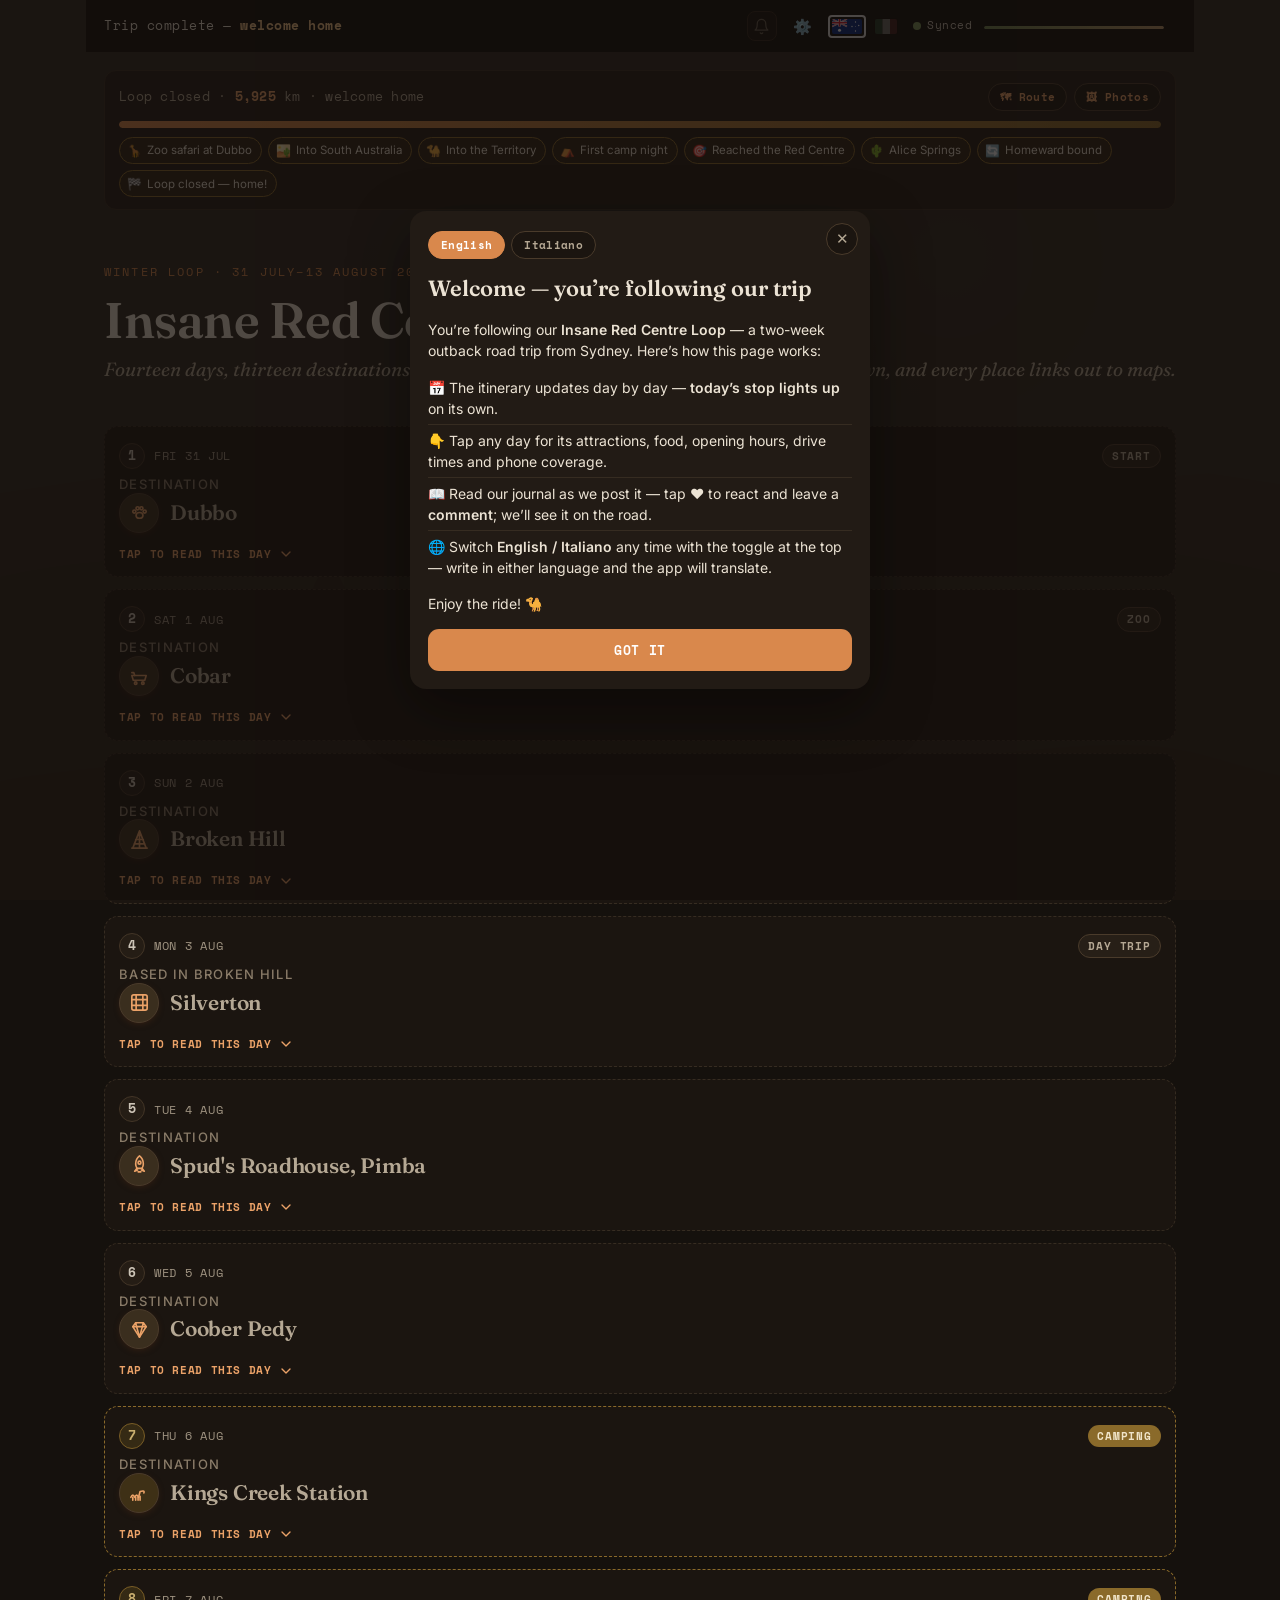
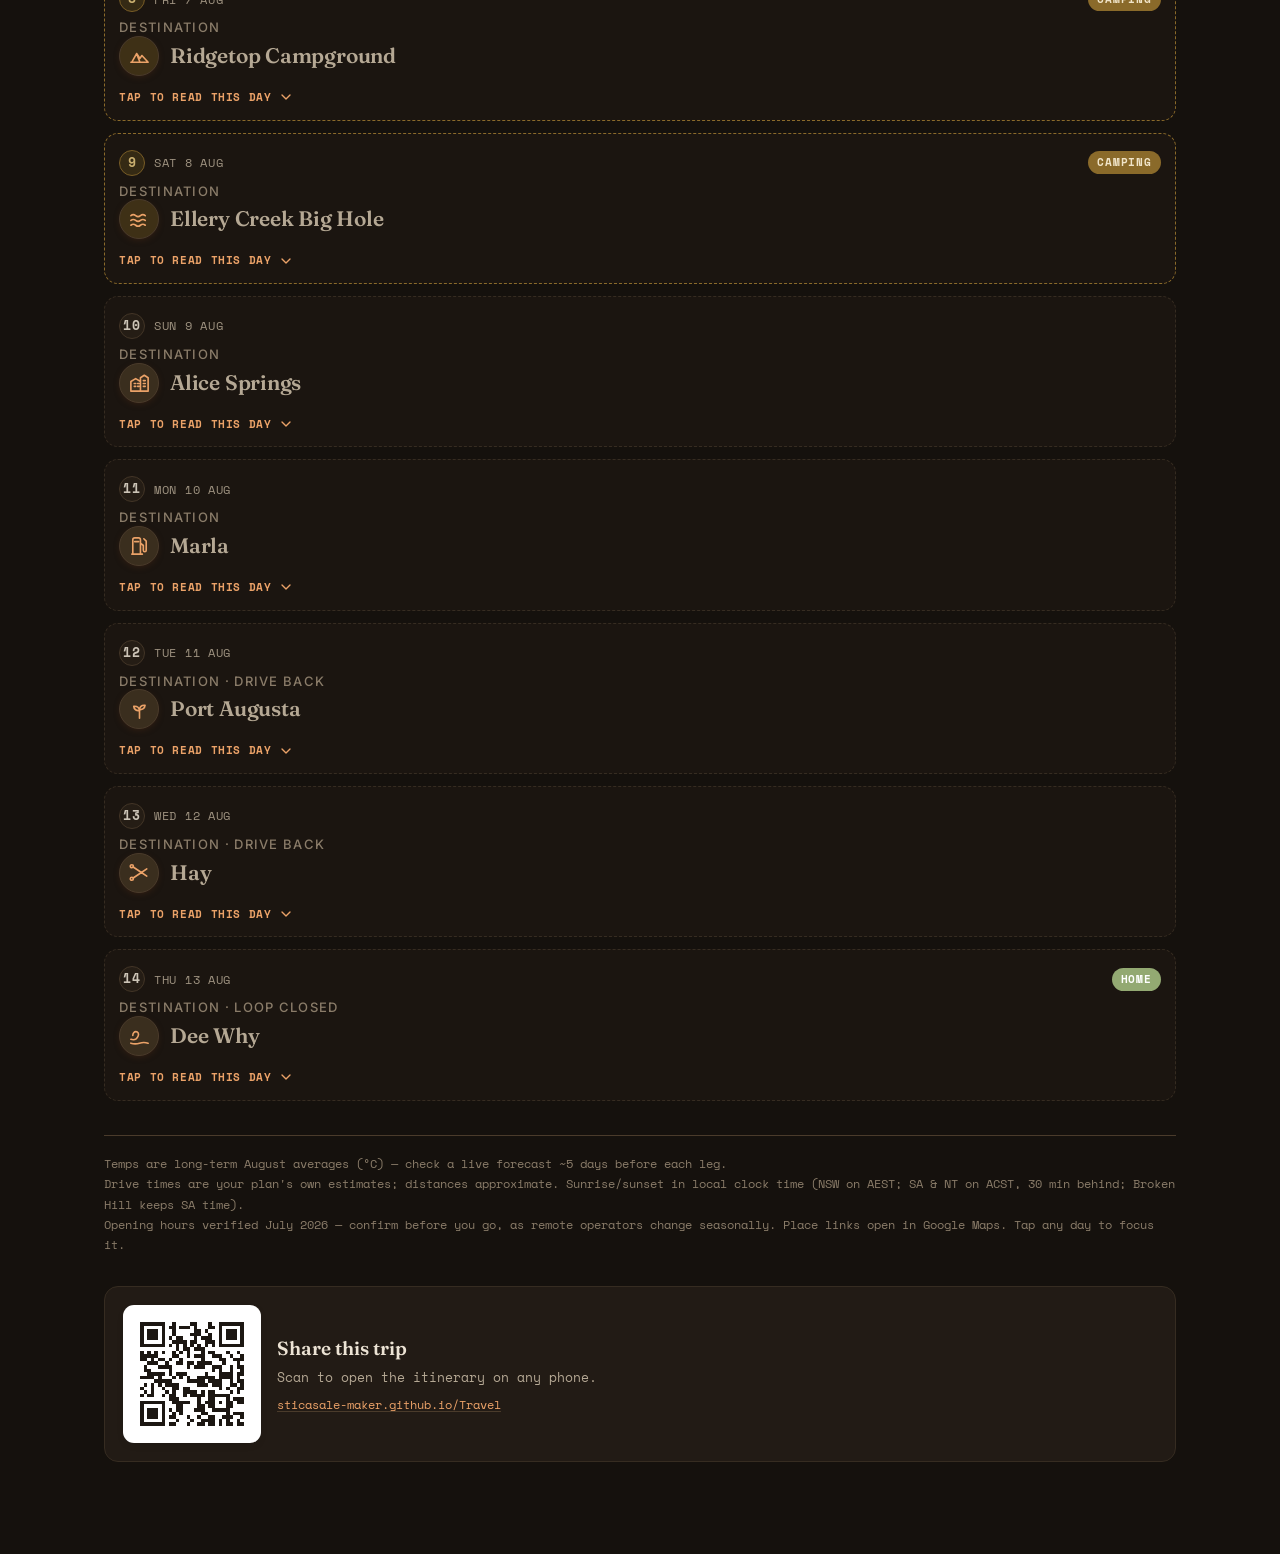
<file: index.html>
<!DOCTYPE html>
<html lang="en">
<head>
<meta charset="UTF-8">
<meta name="viewport" content="width=device-width, initial-scale=1.0">
<title>Insane Red Centre Loop</title>
<meta name="description" content="Dee Why to the Red Centre road trip, day by day — weather, drive times, attraction hours and shared travel notes. Works offline.">
<meta name="theme-color" content="#B65C24">
<link rel="manifest" href="manifest.webmanifest">
<link rel="apple-touch-icon" href="icon-192.png">
<link rel="icon" href="icon-192.png">
<meta name="mobile-web-app-capable" content="yes">
<meta name="apple-mobile-web-app-capable" content="yes">
<meta name="apple-mobile-web-app-status-bar-style" content="black-translucent">
<meta name="apple-mobile-web-app-title" content="Outback Loop">
<link rel="preconnect" href="https://fonts.googleapis.com">
<link rel="preconnect" href="https://fonts.gstatic.com" crossorigin>
<link href="https://fonts.googleapis.com/css2?family=Fraunces:opsz,wght@9..144,400;9..144,500;9..144,600&family=Inter:wght@400;500;600&family=Space+Mono:wght@400;700&display=swap" rel="stylesheet">
<link rel="stylesheet" href="itinerary.css">
</head>
<body data-doc-title="doc_title_poster">
<div class="wrap">

  <div class="banner" id="banner">
    <span id="banner-text" data-i18n="loading">Loading today…</span>
    <span class="banner-right">
      <span class="profile-chip" id="profile-chip" style="display:none"></span>
      <button class="notify-btn" id="notify-btn" type="button" style="display:none"></button>
      <span class="settings-host" id="settings-host"></span>
      <span class="lang-toggle" id="lang-toggle"></span>
      <span class="sync-status" id="sync-status"><span class="dot"></span></span>
      <span class="sync-progress" id="sync-progress" hidden><span class="sp-label"></span><div class="sp-bar"><div class="sp-fill"></div></div></span>
      <span class="ver-tag" id="app-ver"></span>
      <a id="jump" style="display:none"></a>
    </span>
  </div>

  <div class="app-ver" id="dl-dbg"></div>

  <div id="trip-stats" class="trip-stats"></div>

  <div id="itinerary-mount"></div>

  <footer class="share">
    <div class="qr-card"><svg class="qr" viewBox="0 0 33 33" xmlns="http://www.w3.org/2000/svg" role="img" aria-label="QR code linking to the trip app" shape-rendering="crispEdges"><path fill="#1c1712" d="M2 2h7v1h-7zM11 2h1v1h-1zM16 2h2v1h-2zM21 2h1v1h-1zM24 2h7v1h-7zM2 3h1v1h-1zM8 3h1v1h-1zM10 3h2v1h-2zM13 3h3v1h-3zM17 3h1v1h-1zM21 3h2v1h-2zM24 3h1v1h-1zM30 3h1v1h-1zM2 4h1v1h-1zM4 4h3v1h-3zM8 4h1v1h-1zM11 4h1v1h-1zM17 4h2v1h-2zM20 4h1v1h-1zM24 4h1v1h-1zM26 4h3v1h-3zM30 4h1v1h-1zM2 5h1v1h-1zM4 5h3v1h-3zM8 5h1v1h-1zM11 5h1v1h-1zM16 5h3v1h-3zM21 5h1v1h-1zM24 5h1v1h-1zM26 5h3v1h-3zM30 5h1v1h-1zM2 6h1v1h-1zM4 6h3v1h-3zM8 6h1v1h-1zM10 6h1v1h-1zM12 6h2v1h-2zM17 6h1v1h-1zM19 6h3v1h-3zM24 6h1v1h-1zM26 6h3v1h-3zM30 6h1v1h-1zM2 7h1v1h-1zM8 7h1v1h-1zM11 7h4v1h-4zM16 7h2v1h-2zM20 7h3v1h-3zM24 7h1v1h-1zM30 7h1v1h-1zM2 8h7v1h-7zM10 8h1v1h-1zM12 8h1v1h-1zM14 8h1v1h-1zM16 8h1v1h-1zM18 8h1v1h-1zM20 8h1v1h-1zM22 8h1v1h-1zM24 8h7v1h-7zM12 9h1v1h-1zM14 9h2v1h-2zM17 9h3v1h-3zM2 10h1v1h-1zM4 10h1v1h-1zM6 10h1v1h-1zM8 10h1v1h-1zM11 10h1v1h-1zM13 10h1v1h-1zM15 10h1v1h-1zM19 10h1v1h-1zM21 10h2v1h-2zM26 10h1v1h-1zM29 10h1v1h-1zM2 11h5v1h-5zM11 11h2v1h-2zM15 11h1v1h-1zM17 11h3v1h-3zM22 11h3v1h-3zM27 11h1v1h-1zM30 11h1v1h-1zM2 12h2v1h-2zM5 12h1v1h-1zM7 12h2v1h-2zM10 12h1v1h-1zM13 12h1v1h-1zM19 12h1v1h-1zM24 12h2v1h-2zM28 12h3v1h-3zM4 13h3v1h-3zM9 13h1v1h-1zM12 13h2v1h-2zM15 13h2v1h-2zM18 13h4v1h-4zM25 13h1v1h-1zM29 13h1v1h-1zM3 14h1v1h-1zM7 14h4v1h-4zM15 14h1v1h-1zM17 14h3v1h-3zM22 14h3v1h-3zM27 14h1v1h-1zM29 14h2v1h-2zM3 15h2v1h-2zM10 15h1v1h-1zM22 15h1v1h-1zM24 15h1v1h-1zM27 15h1v1h-1zM30 15h1v1h-1zM4 16h5v1h-5zM10 16h1v1h-1zM12 16h3v1h-3zM20 16h1v1h-1zM24 16h4v1h-4zM29 16h2v1h-2zM2 17h4v1h-4zM7 17h1v1h-1zM11 17h1v1h-1zM13 17h1v1h-1zM15 17h1v1h-1zM18 17h5v1h-5zM24 17h4v1h-4zM29 17h1v1h-1zM6 18h5v1h-5zM15 18h5v1h-5zM21 18h4v1h-4zM27 18h1v1h-1zM29 18h2v1h-2zM3 19h1v1h-1zM5 19h1v1h-1zM7 19h1v1h-1zM9 19h4v1h-4zM18 19h3v1h-3zM22 19h3v1h-3zM27 19h2v1h-2zM30 19h1v1h-1zM2 20h1v1h-1zM5 20h1v1h-1zM8 20h1v1h-1zM11 20h2v1h-2zM14 20h2v1h-2zM24 20h1v1h-1zM26 20h1v1h-1zM29 20h2v1h-2zM3 21h1v1h-1zM5 21h1v1h-1zM9 21h1v1h-1zM11 21h1v1h-1zM14 21h4v1h-4zM19 21h1v1h-1zM21 21h2v1h-2zM27 21h1v1h-1zM29 21h1v1h-1zM2 22h1v1h-1zM4 22h2v1h-2zM8 22h1v1h-1zM10 22h2v1h-2zM14 22h1v1h-1zM16 22h4v1h-4zM21 22h6v1h-6zM10 23h3v1h-3zM18 23h1v1h-1zM21 23h2v1h-2zM26 23h1v1h-1zM28 23h3v1h-3zM2 24h7v1h-7zM11 24h5v1h-5zM18 24h1v1h-1zM20 24h3v1h-3zM24 24h1v1h-1zM26 24h2v1h-2zM29 24h2v1h-2zM2 25h1v1h-1zM8 25h1v1h-1zM12 25h2v1h-2zM18 25h2v1h-2zM21 25h2v1h-2zM26 25h2v1h-2zM2 26h1v1h-1zM4 26h3v1h-3zM8 26h1v1h-1zM10 26h1v1h-1zM12 26h2v1h-2zM17 26h3v1h-3zM22 26h5v1h-5zM2 27h1v1h-1zM4 27h3v1h-3zM8 27h1v1h-1zM11 27h1v1h-1zM13 27h1v1h-1zM19 27h2v1h-2zM26 27h1v1h-1zM28 27h3v1h-3zM2 28h1v1h-1zM4 28h3v1h-3zM8 28h1v1h-1zM10 28h2v1h-2zM15 28h1v1h-1zM18 28h1v1h-1zM21 28h2v1h-2zM25 28h3v1h-3zM30 28h1v1h-1zM2 29h1v1h-1zM8 29h1v1h-1zM12 29h1v1h-1zM16 29h1v1h-1zM19 29h4v1h-4zM24 29h1v1h-1zM26 29h1v1h-1zM29 29h1v1h-1zM2 30h7v1h-7zM10 30h2v1h-2zM15 30h1v1h-1zM18 30h2v1h-2zM21 30h2v1h-2zM24 30h1v1h-1zM26 30h2v1h-2zM29 30h2v1h-2z"/></svg></div>
    <div class="share-text">
      <h3 data-i18n="share_title">Share this trip</h3>
      <p data-i18n="share_sub">Scan to open the itinerary on any phone.</p>
      <a class="share-url" href="https://sticasale-maker.github.io/Travel/" target="_blank" rel="noopener">sticasale-maker.github.io/Travel</a>
    </div>
  </footer>

</div>

<script>window.TRAVEL_MODE = 'poster';</script>
<script src="config.js"></script>
<script src="vendor/supabase.js"></script>
<script src="app.core.js"></script>
<script src="settings.js"></script>
<script src="pull.js"></script>
<script src="notify.js"></script>
<script>
if ('serviceWorker' in navigator) {
  window.addEventListener('load', function () {
    navigator.serviceWorker.register('sw.js').catch(function () {});
  });
  // If a page already has a controller, a controllerchange means a NEW version
  // just took over — reload once so the visible CSS/JS match the new version
  // (otherwise the version tag can read ahead of the still-cached assets).
  if (navigator.serviceWorker.controller) {
    var _refreshing = false;
    navigator.serviceWorker.addEventListener('controllerchange', function () {
      if (_refreshing) return; _refreshing = true; window.location.reload();
    });
  }
  var _v = document.getElementById('app-ver');
  navigator.serviceWorker.addEventListener('message', function (e) {
    if (e.data && e.data.type === 'version' && _v) _v.textContent = String(e.data.version || '').replace('outback-loop-', '');
  });
  navigator.serviceWorker.ready.then(function (reg) {
    try { reg.update(); } catch (e) {}   // force an update check on every open
    var sw = reg.active || navigator.serviceWorker.controller;
    if (sw) sw.postMessage('version');
  });
}
</script>
</body>
</html>
</file>
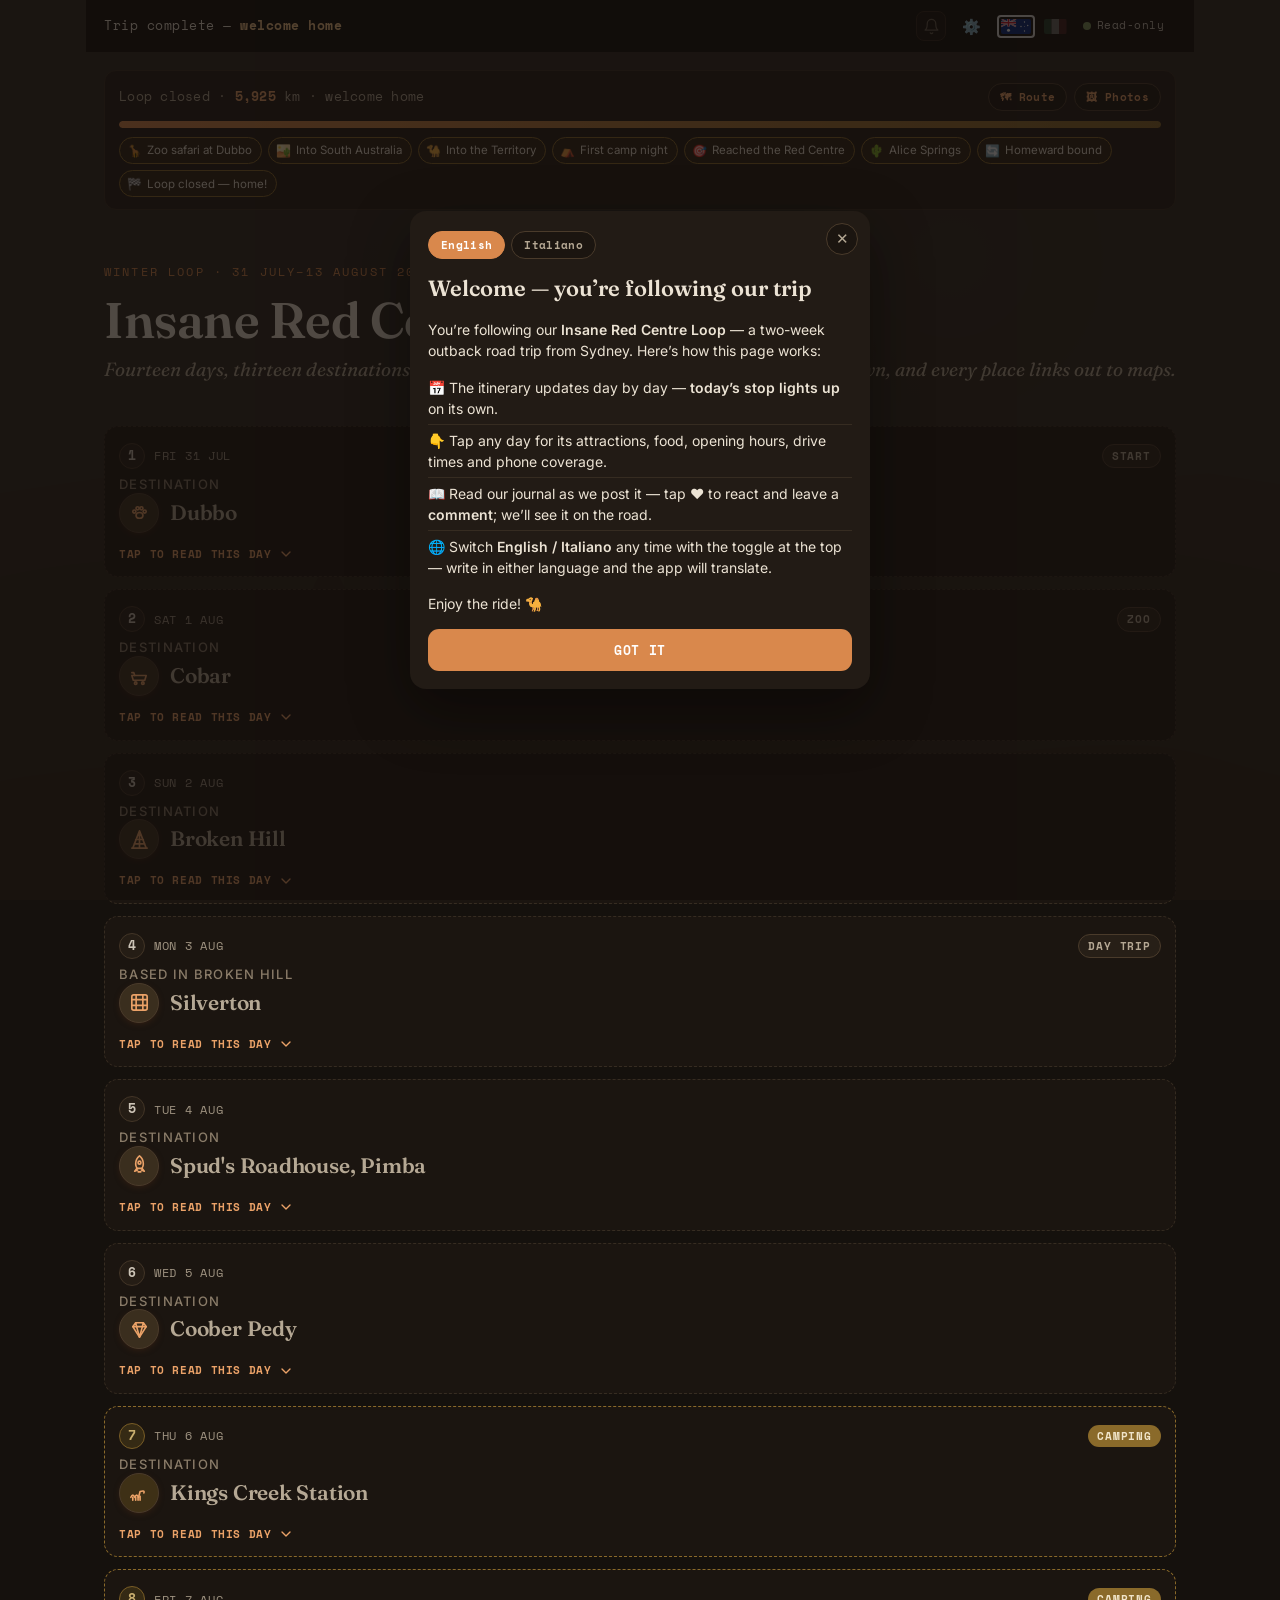
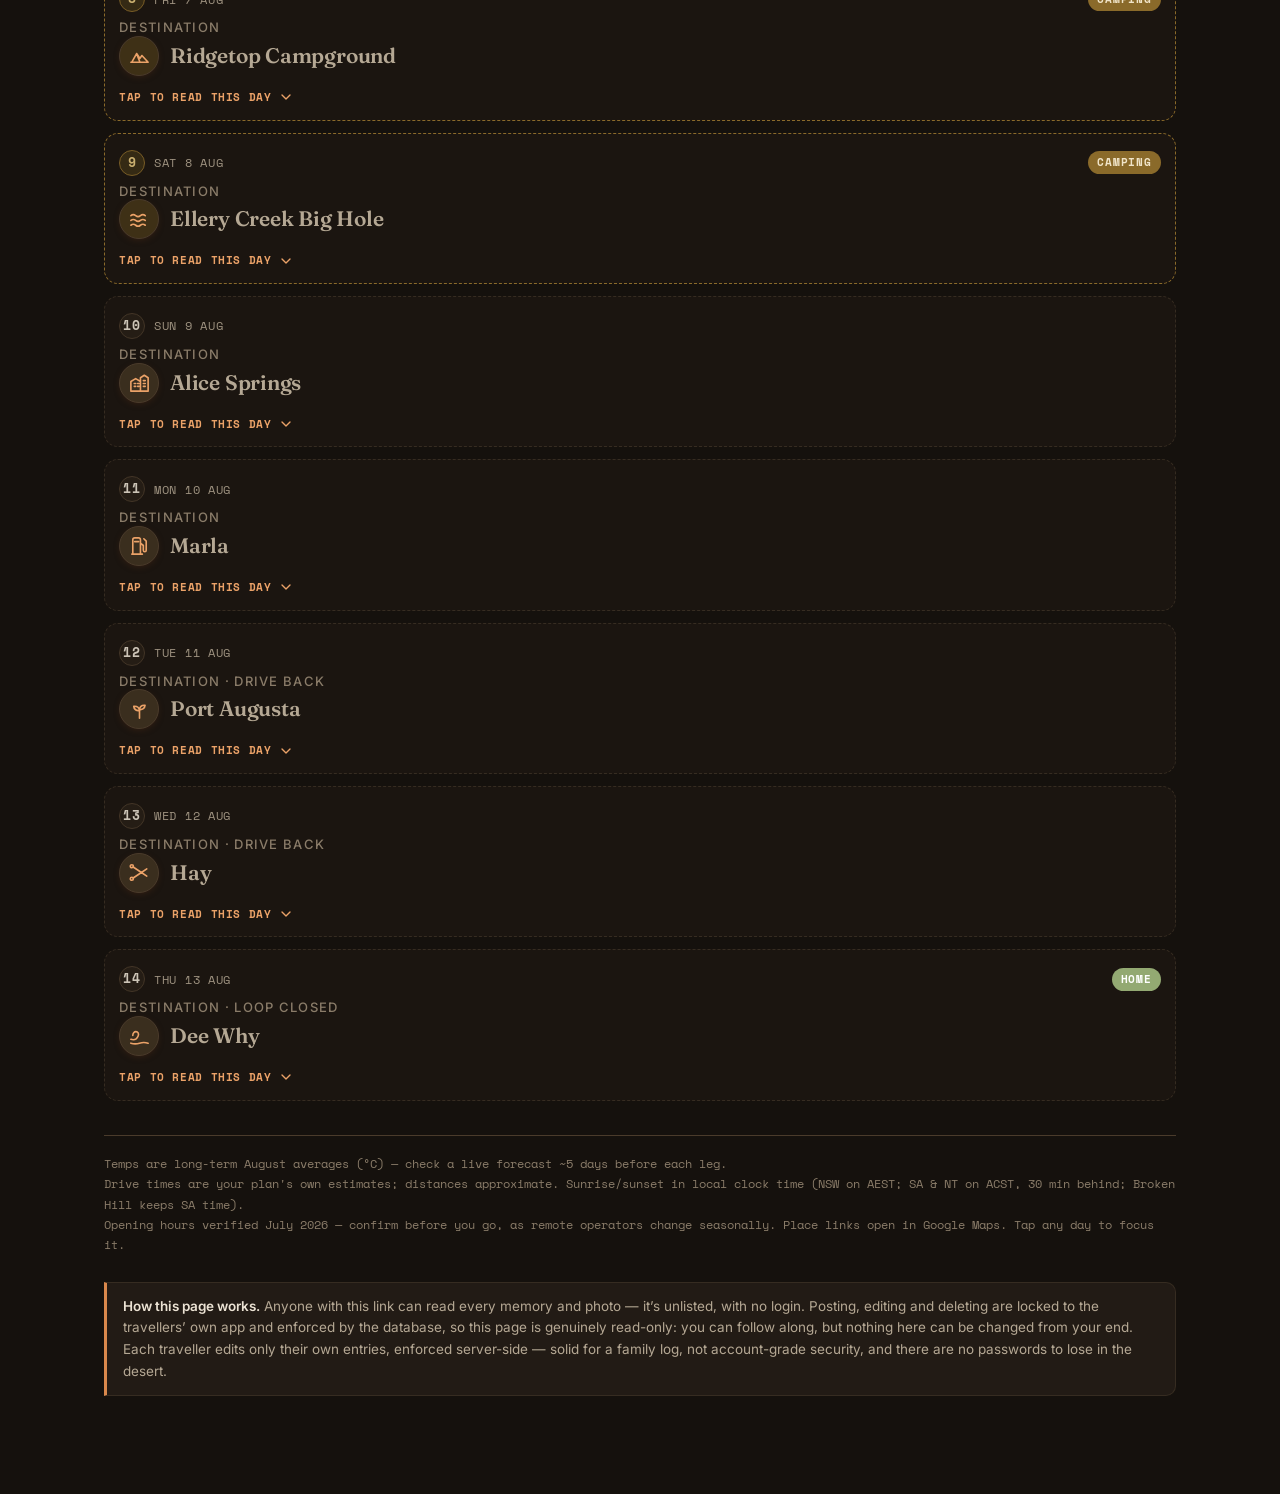
<file: read.html>
<!DOCTYPE html>
<html lang="en">
<head>
<meta charset="UTF-8">
<meta name="viewport" content="width=device-width, initial-scale=1.0">
<title>Outback Loop · Travel Notes (read-only)</title>
<meta name="description" content="Follow along with the Outback Loop road trip — day-by-day notes and photos from the road. Read-only.">
<meta name="theme-color" content="#B65C24">
<meta name="robots" content="noindex, nofollow">
<link rel="icon" href="icon-192.png">
<link rel="preconnect" href="https://fonts.googleapis.com">
<link rel="preconnect" href="https://fonts.gstatic.com" crossorigin>
<link href="https://fonts.googleapis.com/css2?family=Fraunces:opsz,wght@9..144,400;9..144,500;9..144,600&family=Inter:wght@400;500;600&family=Space+Mono:wght@400;700&display=swap" rel="stylesheet">
<link rel="stylesheet" href="itinerary.css">
</head>
<body data-doc-title="doc_title_reader">
<div class="wrap">

  <div class="banner" id="banner">
    <span id="banner-text" data-i18n="loading">Loading…</span>
    <span class="banner-right">
      <button class="notify-btn" id="notify-btn" type="button" style="display:none"></button>
      <span class="settings-host" id="settings-host"></span>
      <span class="lang-toggle" id="lang-toggle"></span>
      <span class="sync-status" id="reader-tag"><span class="dot"></span><span data-i18n="reader_tag">Read-only</span></span>
      <span class="ver-tag" id="app-ver"></span>
    </span>
  </div>

  <div class="app-ver" id="dl-dbg"></div>

  <div id="trip-stats" class="trip-stats"></div>

  <div id="itinerary-mount"></div>

  <div class="note" style="margin-top:26px">
    <b data-i18n="reader_note_title">How this page works.</b>
    <span data-i18n="reader_note_body"></span>
  </div>

</div>

<script>window.TRAVEL_MODE = 'reader';</script>
<script src="config.js"></script>
<script src="vendor/supabase.js"></script>
<script src="app.core.js"></script>
<script src="settings.js"></script>
<script src="pull.js"></script>
<script src="notify.js"></script>
<script>
if ('serviceWorker' in navigator) {
  // Reload once when a new version takes over so the visible build matches the
  // version tag (see index.html for the rationale).
  if (navigator.serviceWorker.controller) {
    var _refreshing = false;
    navigator.serviceWorker.addEventListener('controllerchange', function () {
      if (_refreshing) return; _refreshing = true; window.location.reload();
    });
  }
  var _v = document.getElementById('app-ver');
  navigator.serviceWorker.addEventListener('message', function (e) {
    if (e.data && e.data.type === 'version' && _v) _v.textContent = String(e.data.version || '').replace('outback-loop-', '');
  });
  navigator.serviceWorker.ready.then(function (reg) {
    try { reg.update(); } catch (e) {}   // force an update check on every open
    var sw = reg.active || navigator.serviceWorker.controller;
    if (sw) sw.postMessage('version');
  });
}
</script>
</body>
</html>
</file>
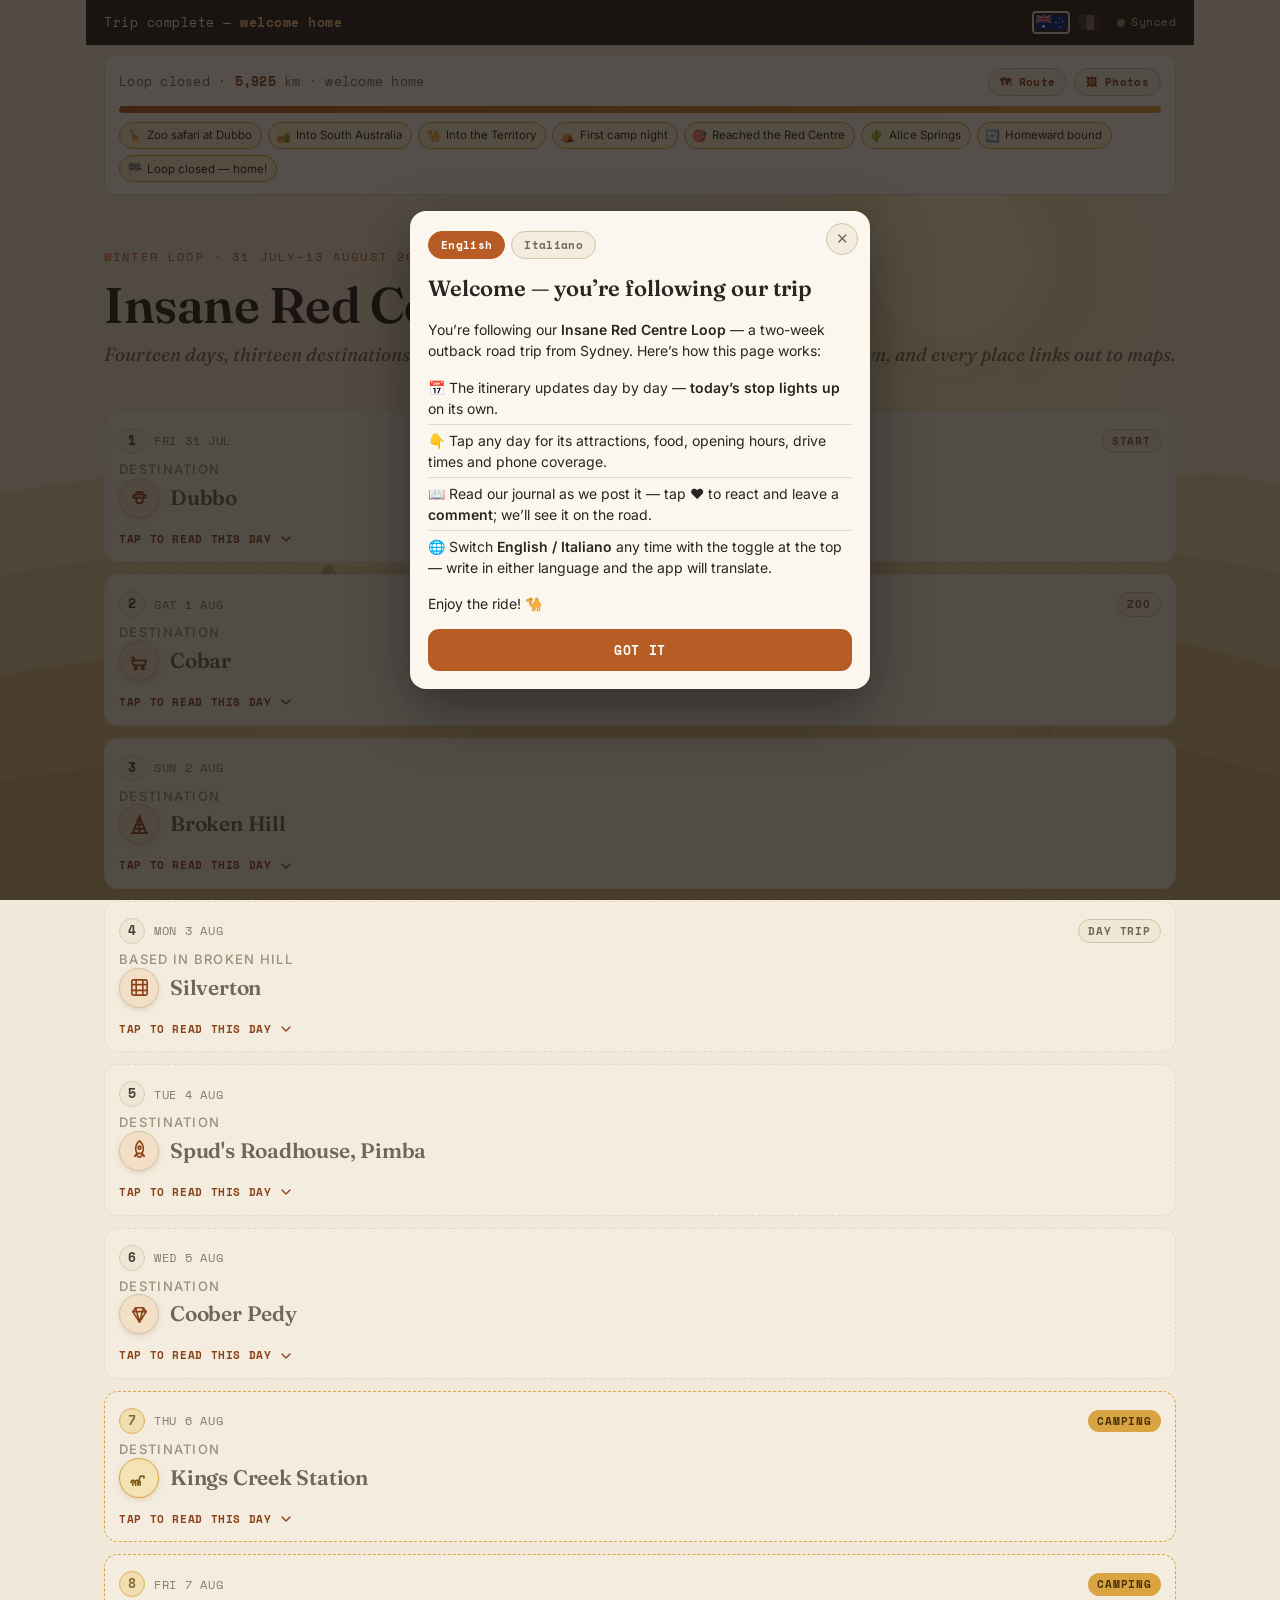
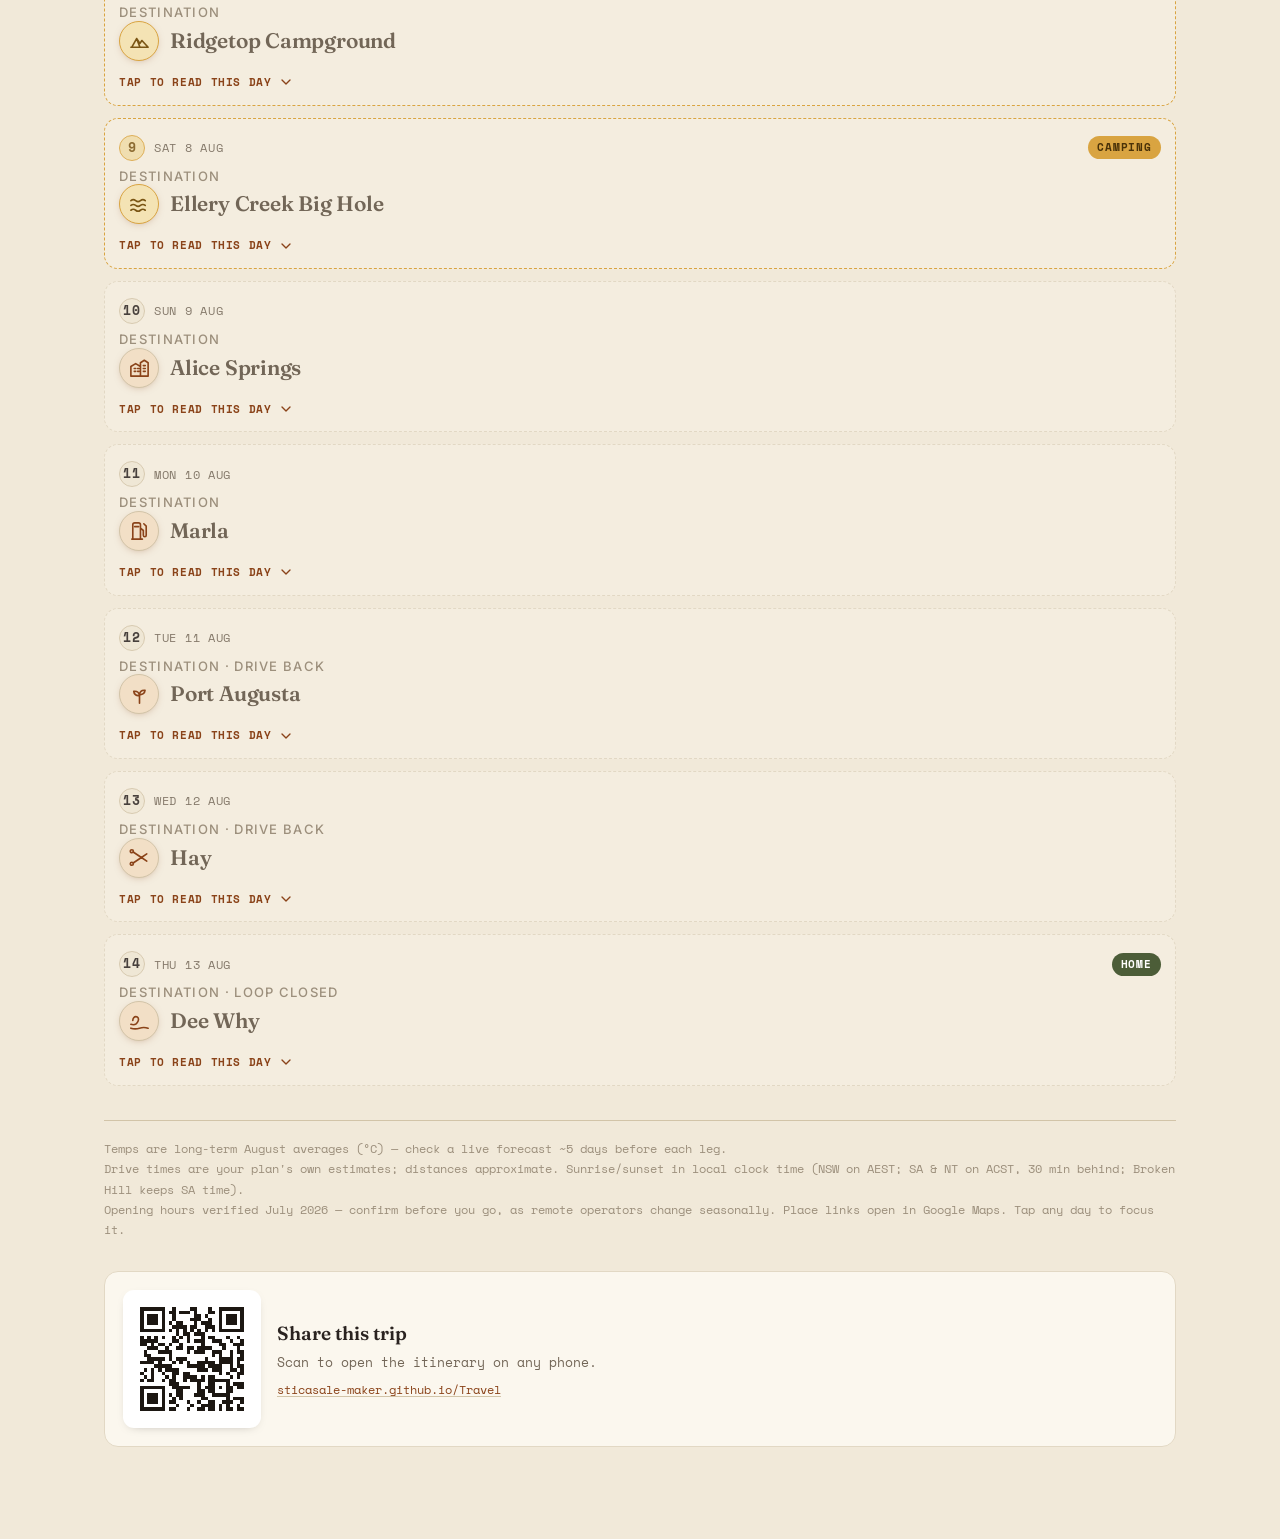
<file: test.html>
<!DOCTYPE html>
<html lang="en">
<head>
<meta charset="UTF-8">
<meta name="viewport" content="width=device-width, initial-scale=1.0">
<title>Insane Red Centre Loop</title>
<meta name="description" content="Dee Why to the Red Centre road trip, day by day — weather, drive times, attraction hours and shared travel notes. Works offline.">
<meta name="theme-color" content="#B65C24">
<link rel="manifest" href="manifest.webmanifest">
<link rel="apple-touch-icon" href="icon-192.png">
<link rel="icon" href="icon-192.png">
<meta name="mobile-web-app-capable" content="yes">
<meta name="apple-mobile-web-app-capable" content="yes">
<meta name="apple-mobile-web-app-status-bar-style" content="black-translucent">
<meta name="apple-mobile-web-app-title" content="Outback Loop">
<link rel="preconnect" href="https://fonts.googleapis.com">
<link rel="preconnect" href="https://fonts.gstatic.com" crossorigin>
<link href="https://fonts.googleapis.com/css2?family=Fraunces:opsz,wght@9..144,400;9..144,500;9..144,600&family=Inter:wght@400;500;600&family=Space+Mono:wght@400;700&display=swap" rel="stylesheet">
<link rel="stylesheet" href="itinerary.css">
</head>
<body data-doc-title="doc_title_poster">
<div class="wrap">

  <div class="banner" id="banner">
    <span id="banner-text" data-i18n="loading">Loading today…</span>
    <span class="banner-right">
      <span class="profile-chip" id="profile-chip" style="display:none"></span>
      <span class="lang-toggle" id="lang-toggle"></span>
      <span class="sync-status" id="sync-status"><span class="dot"></span></span>
      <a id="jump" style="display:none"></a>
    </span>
  </div>

  <div id="trip-stats" class="trip-stats"></div>

  <div id="itinerary-mount"></div>

  <footer class="share">
    <div class="qr-card"><svg class="qr" viewBox="0 0 33 33" xmlns="http://www.w3.org/2000/svg" role="img" aria-label="QR code linking to the trip app" shape-rendering="crispEdges"><path fill="#1c1712" d="M2 2h7v1h-7zM11 2h1v1h-1zM16 2h2v1h-2zM21 2h1v1h-1zM24 2h7v1h-7zM2 3h1v1h-1zM8 3h1v1h-1zM10 3h2v1h-2zM13 3h3v1h-3zM17 3h1v1h-1zM21 3h2v1h-2zM24 3h1v1h-1zM30 3h1v1h-1zM2 4h1v1h-1zM4 4h3v1h-3zM8 4h1v1h-1zM11 4h1v1h-1zM17 4h2v1h-2zM20 4h1v1h-1zM24 4h1v1h-1zM26 4h3v1h-3zM30 4h1v1h-1zM2 5h1v1h-1zM4 5h3v1h-3zM8 5h1v1h-1zM11 5h1v1h-1zM16 5h3v1h-3zM21 5h1v1h-1zM24 5h1v1h-1zM26 5h3v1h-3zM30 5h1v1h-1zM2 6h1v1h-1zM4 6h3v1h-3zM8 6h1v1h-1zM10 6h1v1h-1zM12 6h2v1h-2zM17 6h1v1h-1zM19 6h3v1h-3zM24 6h1v1h-1zM26 6h3v1h-3zM30 6h1v1h-1zM2 7h1v1h-1zM8 7h1v1h-1zM11 7h4v1h-4zM16 7h2v1h-2zM20 7h3v1h-3zM24 7h1v1h-1zM30 7h1v1h-1zM2 8h7v1h-7zM10 8h1v1h-1zM12 8h1v1h-1zM14 8h1v1h-1zM16 8h1v1h-1zM18 8h1v1h-1zM20 8h1v1h-1zM22 8h1v1h-1zM24 8h7v1h-7zM12 9h1v1h-1zM14 9h2v1h-2zM17 9h3v1h-3zM2 10h1v1h-1zM4 10h1v1h-1zM6 10h1v1h-1zM8 10h1v1h-1zM11 10h1v1h-1zM13 10h1v1h-1zM15 10h1v1h-1zM19 10h1v1h-1zM21 10h2v1h-2zM26 10h1v1h-1zM29 10h1v1h-1zM2 11h5v1h-5zM11 11h2v1h-2zM15 11h1v1h-1zM17 11h3v1h-3zM22 11h3v1h-3zM27 11h1v1h-1zM30 11h1v1h-1zM2 12h2v1h-2zM5 12h1v1h-1zM7 12h2v1h-2zM10 12h1v1h-1zM13 12h1v1h-1zM19 12h1v1h-1zM24 12h2v1h-2zM28 12h3v1h-3zM4 13h3v1h-3zM9 13h1v1h-1zM12 13h2v1h-2zM15 13h2v1h-2zM18 13h4v1h-4zM25 13h1v1h-1zM29 13h1v1h-1zM3 14h1v1h-1zM7 14h4v1h-4zM15 14h1v1h-1zM17 14h3v1h-3zM22 14h3v1h-3zM27 14h1v1h-1zM29 14h2v1h-2zM3 15h2v1h-2zM10 15h1v1h-1zM22 15h1v1h-1zM24 15h1v1h-1zM27 15h1v1h-1zM30 15h1v1h-1zM4 16h5v1h-5zM10 16h1v1h-1zM12 16h3v1h-3zM20 16h1v1h-1zM24 16h4v1h-4zM29 16h2v1h-2zM2 17h4v1h-4zM7 17h1v1h-1zM11 17h1v1h-1zM13 17h1v1h-1zM15 17h1v1h-1zM18 17h5v1h-5zM24 17h4v1h-4zM29 17h1v1h-1zM6 18h5v1h-5zM15 18h5v1h-5zM21 18h4v1h-4zM27 18h1v1h-1zM29 18h2v1h-2zM3 19h1v1h-1zM5 19h1v1h-1zM7 19h1v1h-1zM9 19h4v1h-4zM18 19h3v1h-3zM22 19h3v1h-3zM27 19h2v1h-2zM30 19h1v1h-1zM2 20h1v1h-1zM5 20h1v1h-1zM8 20h1v1h-1zM11 20h2v1h-2zM14 20h2v1h-2zM24 20h1v1h-1zM26 20h1v1h-1zM29 20h2v1h-2zM3 21h1v1h-1zM5 21h1v1h-1zM9 21h1v1h-1zM11 21h1v1h-1zM14 21h4v1h-4zM19 21h1v1h-1zM21 21h2v1h-2zM27 21h1v1h-1zM29 21h1v1h-1zM2 22h1v1h-1zM4 22h2v1h-2zM8 22h1v1h-1zM10 22h2v1h-2zM14 22h1v1h-1zM16 22h4v1h-4zM21 22h6v1h-6zM10 23h3v1h-3zM18 23h1v1h-1zM21 23h2v1h-2zM26 23h1v1h-1zM28 23h3v1h-3zM2 24h7v1h-7zM11 24h5v1h-5zM18 24h1v1h-1zM20 24h3v1h-3zM24 24h1v1h-1zM26 24h2v1h-2zM29 24h2v1h-2zM2 25h1v1h-1zM8 25h1v1h-1zM12 25h2v1h-2zM18 25h2v1h-2zM21 25h2v1h-2zM26 25h2v1h-2zM2 26h1v1h-1zM4 26h3v1h-3zM8 26h1v1h-1zM10 26h1v1h-1zM12 26h2v1h-2zM17 26h3v1h-3zM22 26h5v1h-5zM2 27h1v1h-1zM4 27h3v1h-3zM8 27h1v1h-1zM11 27h1v1h-1zM13 27h1v1h-1zM19 27h2v1h-2zM26 27h1v1h-1zM28 27h3v1h-3zM2 28h1v1h-1zM4 28h3v1h-3zM8 28h1v1h-1zM10 28h2v1h-2zM15 28h1v1h-1zM18 28h1v1h-1zM21 28h2v1h-2zM25 28h3v1h-3zM30 28h1v1h-1zM2 29h1v1h-1zM8 29h1v1h-1zM12 29h1v1h-1zM16 29h1v1h-1zM19 29h4v1h-4zM24 29h1v1h-1zM26 29h1v1h-1zM29 29h1v1h-1zM2 30h7v1h-7zM10 30h2v1h-2zM15 30h1v1h-1zM18 30h2v1h-2zM21 30h2v1h-2zM24 30h1v1h-1zM26 30h2v1h-2zM29 30h2v1h-2z"/></svg></div>
    <div class="share-text">
      <h3 data-i18n="share_title">Share this trip</h3>
      <p data-i18n="share_sub">Scan to open the itinerary on any phone.</p>
      <a class="share-url" href="https://sticasale-maker.github.io/Travel/" target="_blank" rel="noopener">sticasale-maker.github.io/Travel</a>
    </div>
  </footer>

</div>

<script>window.TRAVEL_MODE = 'poster';</script>
<script src="config.js"></script>
<script src="vendor/supabase.js"></script>
<script src="app.core.js"></script>
<script src="pull.js"></script>
<script>
if ('serviceWorker' in navigator) {
  window.addEventListener('load', function () {
    navigator.serviceWorker.register('sw.js').catch(function () {});
  });
}
</script>
</body>
</html>
</file>
<file: itinerary.css>
/* Outback Loop — shared itinerary + notes styles (used by index.html and read.html) */
:root{
  --sand:#F1E9D9; --paper:#FBF7EE; --paper-2:#F4EDDF; --paper-3:#EFE6D4;
  --ink:#2A2320; --muted:#726657; --faint:#9C8F7C;
  --ochre:#B65C24; --ochre-deep:#8A4319;
  --spinifex:#4C5D38; --teal:#2B7A6B;
  --camp-bg:#F6E7C6; --camp-line:#D9A441; --camp-ink:#7A5514;
  --focus:#B65C24; --focus-bg:#FFFDF8;
  --line:#E2D8C4; --line-strong:#D2C4A8;
}
*{box-sizing:border-box;}
html{-webkit-text-size-adjust:100%; scroll-behavior:smooth;}
body{margin:0; background:var(--sand); color:var(--ink);
  font-family:'Inter',system-ui,sans-serif; font-size:16px; line-height:1.6;}
/* subtle Australian outback backdrop, fixed behind the content */
body::before{content:""; position:fixed; inset:0; z-index:-1; pointer-events:none;
  background:#F1E9D9 url("outback-bg.svg") center bottom / cover no-repeat;}

/* iconic feature marker beside each destination name — circular badge */
.place-feat{display:inline-flex; align-items:center; justify-content:center;
  width:40px; height:40px; margin:0 11px 3px 0; flex:none; vertical-align:middle;
  border-radius:50%; background:#F2DFC6; border:1px solid var(--line-strong);
  color:var(--ochre-deep); box-shadow:0 2px 8px -4px rgba(138,67,25,.5);}
.place-feat svg{width:23px; height:23px; display:block;}
.day.camp .place-feat{background:#F4E3B4; border-color:var(--camp-line); color:var(--camp-ink);}
.day.focus .place-feat{background:var(--ochre); border-color:var(--ochre); color:#fff;}
@media (max-width:520px){ .place-feat{width:36px; height:36px; margin-right:9px;} .place-feat svg{width:21px; height:21px;} }
.wrap{max-width:1100px; margin:0 auto; padding:0 14px 80px;}
a{color:var(--ochre-deep); text-decoration:underline; text-decoration-thickness:1px;
  text-underline-offset:2px; text-decoration-color:var(--line-strong);}
a:hover{text-decoration-color:var(--ochre);}

header{padding:48px 0 8px;}
.eyebrow{font-family:'Space Mono',monospace; font-size:12px; letter-spacing:.18em;
  text-transform:uppercase; color:var(--ochre); margin:0 0 12px;}
h1{font-family:'Fraunces',serif; font-weight:600; font-size:clamp(30px,5.5vw,50px);
  line-height:1.04; letter-spacing:-.01em; margin:0 0 8px;}
h1 .arrow{color:var(--ochre); font-weight:400;}
.sub{font-family:'Fraunces',serif; font-size:clamp(16px,2.2vw,19px); font-style:italic;
  font-weight:400; color:var(--muted); margin:0 0 22px;}

.banner{position:sticky; top:0; z-index:20; margin:0 -18px 6px; padding:11px 18px;
  background:var(--ink); color:var(--paper); font-family:'Space Mono',monospace;
  font-size:12.5px; letter-spacing:.04em; display:flex; align-items:center; gap:10px;
  justify-content:space-between; flex-wrap:wrap;}
.banner b{color:#F3C48A; font-weight:700;}
.banner a{color:var(--paper); text-decoration:underline; text-underline-offset:3px; cursor:pointer;}

.note{background:var(--paper); border:1px solid var(--line); border-left:3px solid var(--ochre);
  border-radius:0 10px 10px 0; padding:13px 16px; margin:18px 0; font-size:13.5px; color:var(--muted);}
.note b{color:var(--ink); font-weight:600;}
.legend{display:flex; flex-wrap:wrap; gap:14px; margin:16px 0 6px; font-size:12.5px; color:var(--muted);}
.legend span{display:inline-flex; align-items:center; gap:6px;}
.sw{width:20px; height:13px; border-radius:3px; display:inline-block;}

.day{position:relative; background:var(--paper); border:1px solid var(--line);
  border-radius:14px; padding:16px 14px 18px; margin:12px 0; cursor:pointer;
  transition:border-color .18s, box-shadow .18s, transform .18s;}
/* Phones: shave the nested day + post padding so journal text gets max width. */
@media (max-width:560px){
  .day{padding-left:11px; padding-right:11px;}
  .note-card{padding-left:10px; padding-right:10px;}
}
.day:hover{border-color:var(--line-strong);}
.day.camp{background:var(--camp-bg); border-color:var(--camp-line);}
.day.focus{border:2px solid var(--focus); background:var(--focus-bg);
  box-shadow:0 6px 26px -12px rgba(138,67,25,.5); transform:scale(1.012);}
.day.focus.camp{background:#FCF1D6;}

/* ============================================================
   Past days — collapsed to a compact, tappable summary.
   Only the date row + destination stay visible; the rest is
   hidden until the card is expanded. A clear hint invites
   first-time users to open it. Today and future days are never
   collapsed, so this only ever affects days already behind us.
   ============================================================ */
.day.past{background:var(--paper-2); border-style:dashed;}
.day.past.collapsed{padding-bottom:14px;}
/* Fade the past-day summary slightly so today reads as "live". */
.day.past.collapsed .place{font-size:21px; color:var(--muted); margin-bottom:0;}
.day.past.collapsed .place .lead{color:var(--faint);}
.day.past.collapsed .dnum{opacity:.85;}
/* Hide every detail block while collapsed; keep only the top row,
   the destination line and the expand hint. */
.day.past.collapsed > *{display:none;}
.day.past.collapsed > .toprow,
.day.past.collapsed > .place,
.day.past.collapsed > .past-hint{display:flex;}
.day.past.collapsed > .place{display:block;}

.past-hint{display:flex; align-items:center; gap:6px; margin-top:10px;
  font-family:'Space Mono',monospace; font-size:10.5px; letter-spacing:.06em;
  text-transform:uppercase; font-weight:700; color:var(--ochre-deep);}
.past-hint .ph-chev{flex:none; transition:transform .18s ease;}
/* Chevron points down when collapsed (tap to open), up when expanded. */
.day.past:not(.collapsed) .past-hint .ph-chev{transform:rotate(180deg);}
.day.past:not(.collapsed) .past-hint{color:var(--faint);}

.toprow{display:flex; align-items:center; justify-content:space-between; gap:10px;
  flex-wrap:wrap; margin-bottom:8px;}
.dnum{display:inline-flex; align-items:center; gap:9px;
  font-family:'Space Mono',monospace; font-size:12px; letter-spacing:.06em;
  text-transform:uppercase; color:var(--muted);}
.dnum .n{width:26px; height:26px; border-radius:50%; background:var(--paper-3);
  border:1px solid var(--line-strong); color:var(--ink); font-weight:700; font-size:12.5px;
  display:flex; align-items:center; justify-content:center;}
.day.camp .dnum .n{background:#F0DCA8; border-color:var(--camp-line); color:var(--camp-ink);}
.day.focus .dnum .n{background:var(--focus); border-color:var(--focus); color:var(--paper);}

.pills{display:flex; gap:6px; flex-wrap:wrap;}
.pill{font-family:'Space Mono',monospace; font-size:10.5px; letter-spacing:.08em;
  text-transform:uppercase; padding:3px 9px; border-radius:20px; font-weight:700;}
.pill.today{background:var(--focus); color:#fff;}
.pill.camp{background:var(--camp-line); color:#4a3208;}
.pill.daytrip{background:var(--paper-3); color:var(--muted); border:1px solid var(--line-strong);}
.pill.home{background:var(--spinifex); color:#fff;}

.place{font-family:'Fraunces',serif; font-weight:600; font-size:26px; line-height:1.12;
  letter-spacing:-.01em; margin:2px 0 2px;}
.place .lead{font-family:'Inter',sans-serif; font-size:13px; font-weight:500;
  color:var(--faint); text-transform:uppercase; letter-spacing:.1em; display:block; margin-bottom:1px;}

.drive{display:flex; flex-wrap:wrap; align-items:center; gap:8px 14px;
  background:var(--paper-2); border:1px solid var(--line); border-radius:10px;
  padding:9px 12px; margin:12px 0 4px; font-size:13px;}
.day.camp .drive{background:#FBEFCF; border-color:var(--camp-line);}
.drive .leg{display:flex; align-items:center; gap:7px; font-weight:500;}
.drive .leg svg{color:var(--ochre); flex:none;}
.drive .metric{display:inline-flex; align-items:center; gap:6px;
  font-family:'Space Mono',monospace; font-size:12.5px; color:var(--muted);}
.drive .metric svg{color:var(--faint); flex:none;}
.through{font-size:13px; color:var(--muted); margin:8px 0 2px; padding-left:2px; line-height:1.7;}
.through b{color:var(--ink); font-weight:600; font-family:'Space Mono',monospace;
  font-size:10.5px; letter-spacing:.1em; text-transform:uppercase; margin-right:6px;}

.sleep{font-size:13px; color:var(--muted); margin:10px 0 0; display:flex; align-items:flex-start; gap:7px;}
.sleep svg{flex:none; color:var(--faint); margin-top:2px;}
.sleep .conf{color:var(--faint); font-family:'Space Mono',monospace; font-size:11px;}

.wx{display:flex; flex-wrap:wrap; gap:7px; margin:12px 0 2px;}
.chip{display:inline-flex; align-items:center; gap:6px; background:var(--paper-2);
  border:1px solid var(--line-strong); border-radius:8px; padding:5px 10px;
  font-family:'Space Mono',monospace; font-size:12px; color:var(--ink);}
.day.camp .chip{background:#FBEFCF; border-color:var(--camp-line);}
.chip svg{color:var(--muted); flex:none;}
.chip .hi{color:var(--ochre); font-weight:700;}
.chip .lo{color:var(--teal); font-weight:700;}
.chip.cold .lo{color:#B4562A;}

h4{font-family:'Space Mono',monospace; font-size:10.5px; letter-spacing:.14em;
  text-transform:uppercase; color:var(--faint); margin:15px 0 7px; font-weight:700;}
ul.see{margin:0; padding:0; list-style:none;}
ul.see li{position:relative; padding:3px 0 3px 19px; font-size:14px; color:var(--ink);}
ul.see li::before{content:""; position:absolute; left:2px; top:11px; width:6px; height:6px;
  border-radius:50%; background:var(--spinifex);}
ul.see li em{color:var(--muted); font-style:normal;}

.timed{margin-top:12px; border-top:1px dashed var(--line-strong); padding-top:11px;}
.timed-row{display:flex; gap:11px; align-items:flex-start; padding:6px 0; font-size:13.5px;}
.timed-row svg{color:var(--ochre); flex:none; margin-top:2px;}
.timed-row .name{font-weight:600;}
.timed-row .hrs{font-family:'Space Mono',monospace; font-size:12px; color:var(--muted);}
.timed-row .flag{color:var(--ochre-deep); font-weight:600;}

footer{margin-top:34px; padding-top:18px; border-top:1px solid var(--line-strong);
  font-size:12px; color:var(--faint); font-family:'Space Mono',monospace; line-height:1.7;}

@media (max-width:520px){ .place{font-size:22px;} .day.focus{transform:none;} }
@media print{ body{background:#fff;} .banner{display:none;} .day{break-inside:avoid;}
  .day.focus{box-shadow:none;} a{color:var(--ink); text-decoration:none;}
  .notes, .note-form{display:none !important;} }

/* language flag toggle in the banner */
.banner-right{display:flex; align-items:center; gap:12px; flex-wrap:wrap;}
.lang-toggle{display:inline-flex; gap:5px; align-items:center; flex:none;}
.lang-toggle button{padding:2px; border:2px solid transparent; border-radius:4px;
  background:transparent; cursor:pointer; line-height:0; opacity:.4; filter:grayscale(.5);
  transition:opacity .15s, border-color .15s, filter .15s;}
.lang-toggle button.on{opacity:1; filter:none; border-color:rgba(255,255,255,.85);}
.flag{height:15px; width:auto; display:block; border-radius:2px;
  box-shadow:0 0 0 .5px rgba(0,0,0,.15);}

/* profile chip (poster) */
.profile-chip{display:inline-flex; align-items:center; gap:7px; cursor:pointer;
  background:rgba(255,255,255,.1); border:1px solid rgba(255,255,255,.22);
  border-radius:20px; padding:2px 10px 2px 2px;}
.profile-chip .pname{font-family:'Space Mono',monospace; font-size:11px; color:var(--paper);}

/* avatars near each entry */
.avatar{width:28px; height:28px; border-radius:50%; overflow:hidden; flex:none;
  display:inline-flex; align-items:center; justify-content:center;
  background:var(--paper-3); border:1px solid var(--line-strong);}
.avatar img{width:100%; height:100%; object-fit:cover; display:block;}
.avatar.init{font-family:'Fraunces',serif; font-weight:600; font-size:14px; color:#fff;}
.profile-chip .avatar{width:22px; height:22px; border-color:rgba(255,255,255,.4);}
.name-modal .avatar-pick{display:flex; flex-direction:column; align-items:center; gap:9px; margin-bottom:15px;}
.name-modal .avatar-pick .avatar{width:82px; height:82px;}
.name-modal .avatar-pick .avatar.init{font-size:34px;}
.name-modal .avatar-pick label{font-family:'Space Mono',monospace; font-size:11px;
  letter-spacing:.05em; text-transform:uppercase; color:var(--ochre-deep); cursor:pointer;
  text-decoration:underline; text-underline-offset:2px;}
.name-modal .avatar-pick input{display:none;}
.name-modal .remove-person{width:100%; margin-top:10px; background:none; border:none;
  color:#B4562A; font-family:'Space Mono',monospace; font-size:11px; letter-spacing:.05em;
  text-transform:uppercase; text-decoration:underline; cursor:pointer;}

/* "who's writing" switcher */
.people-list{display:flex; flex-direction:column; gap:8px; margin-bottom:12px;}
.person-row{display:flex; align-items:center; gap:11px; padding:8px 10px; cursor:pointer;
  border:1px solid var(--line-strong); border-radius:11px; background:var(--paper-2);}
.person-row.on{border-color:var(--ochre); background:var(--focus-bg);}
.person-row .prname{flex:1; font-weight:600; color:var(--ink);}
.person-row .avatar{width:36px; height:36px;}
.person-row .pr-edit{background:none; border:none; font-family:'Space Mono',monospace;
  font-size:11px; letter-spacing:.04em; text-transform:uppercase; color:var(--muted);
  text-decoration:underline; cursor:pointer;}
.add-person-btn{width:100%; font-family:'Space Mono',monospace; font-size:12px; font-weight:700;
  letter-spacing:.05em; text-transform:uppercase; color:var(--ochre-deep);
  background:var(--paper-2); border:1px dashed var(--line-strong); border-radius:9px;
  padding:10px; cursor:pointer;}

/* "writing as" picker inside the entry form */
.post-as{display:flex; align-items:center; gap:8px; flex-wrap:wrap; margin-bottom:11px;}
.post-as .pa-label{font-family:'Space Mono',monospace; font-size:10.5px; letter-spacing:.08em;
  text-transform:uppercase; color:var(--faint);}
.pa-people{display:flex; gap:6px; flex-wrap:wrap;}
.pa-chip{display:inline-flex; align-items:center; gap:6px; padding:3px 10px 3px 3px;
  border:1px solid var(--line-strong); border-radius:20px; background:var(--paper);
  cursor:pointer; font-size:13px; color:var(--ink);}
.pa-chip.on{border-color:var(--ochre); background:var(--focus-bg);}
.pa-chip .avatar{width:22px; height:22px;}
.pa-chip.pa-add{border-style:dashed; color:var(--muted); padding:5px 11px;
  font-family:'Space Mono',monospace; font-size:11px; letter-spacing:.04em; text-transform:uppercase;}

/* ============================================================
   Per-day mini map of Australia (taps through to Google Maps)
   ============================================================ */
.daymap{float:right; display:flex; flex-direction:column; align-items:center; gap:6px;
  text-decoration:none; margin:2px 0 10px 16px; padding:9px 11px 8px; width:150px;
  background:var(--paper-2); border:1px solid var(--line); border-radius:11px;
  cursor:pointer; transition:border-color .18s, box-shadow .18s;}
.daymap:hover{border-color:var(--ochre); box-shadow:0 4px 16px -10px rgba(138,67,25,.55);}
/* Detail boxes shrink to sit left of the floated map instead of sliding under it;
   headings, timed rows and notes clear below it for a clean full-width block. */
.day .drive, .day .sleep, .day .wx{overflow:hidden;}
.day h4, .day .timed, .day .notes{clear:right;}
.day::after{content:""; display:block; clear:both;}
@media (max-width:420px){ .daymap{width:128px; margin-left:12px;} }
.day.camp .daymap{background:#FBEFCF; border-color:var(--camp-line);}
.daymap svg{width:100%; height:auto; display:block;}
.daymap .au{fill:#E7DBC3; stroke:#C9B692; stroke-width:2.2; stroke-linejoin:round;}
.day.camp .daymap .au{fill:#EFDDB0; stroke:var(--camp-line);}
.daymap .route{fill:none; stroke:var(--ochre); stroke-width:5.5;
  stroke-linecap:round; stroke-dasharray:1.5 10;}
.daymap .p-from{fill:#FBF7EE; stroke:var(--ochre-deep); stroke-width:3;}
.daymap .p-to{fill:var(--ochre); stroke:#FBF7EE; stroke-width:2.5;}
.daymap .p-solo{fill:var(--ochre); stroke:#FBF7EE; stroke-width:3;}
.daymap .p-pulse{fill:none; stroke:var(--ochre); stroke-width:2.5; opacity:.5;}
.daymap-cap{font-family:'Space Mono',monospace; font-size:10px; color:var(--muted);
  text-align:center; line-height:1.35; text-decoration:none;}
.daymap-cap .arr{color:var(--ochre); font-weight:700;}
.daymap-cap .hint{display:block; color:var(--faint); font-size:8.5px;
  letter-spacing:.08em; text-transform:uppercase; margin-top:2px;}
@media print{ .daymap{break-inside:avoid;} .daymap-cap .hint{display:none;} }

/* ============================================================
   Travel notes — capture + display (same ochre/sand palette)
   ============================================================ */
.notes{margin-top:14px; border-top:1px dashed var(--line-strong); padding-top:12px;}
.notes-head{display:flex; align-items:center; justify-content:space-between; gap:10px;
  margin-bottom:8px;}
.notes-head h4{margin:0;}
/* "Add a memory" is the primary call to action — deliberately bigger, brighter
   and unlike every other (flat) button: a gradient pill with a circled + and a
   soft ochre glow. Repeated below the last post of the day. */
.add-note-btn{font-family:'Space Mono',monospace; font-size:12px; letter-spacing:.06em;
  text-transform:uppercase; font-weight:700; color:#fff;
  background:linear-gradient(135deg, #E23B2E 0%, #B41E14 100%);
  border:none; border-radius:22px; padding:9px 16px 9px 11px; cursor:pointer;
  display:inline-flex; align-items:center; gap:8px;
  box-shadow:0 4px 15px -4px rgba(196,40,26,.65), inset 0 0 0 1px rgba(255,255,255,.16);
  transition:transform .12s ease, box-shadow .18s ease;}
.add-note-btn::before{content:"+"; font-size:16px; font-weight:700; line-height:0;
  width:20px; height:20px; flex:none; display:inline-flex; align-items:center; justify-content:center;
  background:rgba(255,255,255,.24); border-radius:50%;}
.add-note-btn:hover{transform:translateY(-1px);
  box-shadow:0 7px 20px -4px rgba(196,40,26,.85), inset 0 0 0 1px rgba(255,255,255,.22);}
.add-note-btn:active{transform:translateY(0);}
.add-note-bottom{width:100%; justify-content:center; margin-top:14px; font-size:13px; padding:13px 18px;
  border-radius:14px;}
:root[data-theme="dark"] .add-note-btn{box-shadow:0 4px 16px -4px rgba(0,0,0,.55), inset 0 0 0 1px rgba(255,255,255,.16);}

.note-list{display:flex; flex-direction:column; gap:10px;}
.note-empty{font-size:13px; color:var(--faint); font-style:italic; padding:2px 0;}

.note-card{background:var(--paper-2); border:1px solid var(--line); border-radius:10px;
  padding:11px 13px; font-size:14px;}
.day.camp .note-card{background:#FBEFCF; border-color:var(--camp-line);}
.note-meta{display:flex; align-items:center; gap:9px; margin-bottom:6px;}
.note-meta-main{display:flex; align-items:center; gap:8px; flex-wrap:wrap; min-width:0;}
.note-author{font-weight:600; color:var(--ink);}
.note-time{font-family:'Space Mono',monospace; font-size:11px; color:var(--faint);}
.note-body{white-space:pre-wrap; color:var(--ink); line-height:1.55;}
/* Media strip: a single photo/clip fills the width; multiple become a
   horizontal swipe carousel with snap. */
.note-photos{display:flex; flex-wrap:nowrap; gap:8px; margin-top:9px; overflow-x:auto;
  scroll-snap-type:x mandatory; -webkit-overflow-scrolling:touch; padding-bottom:3px;}
.note-photos img, .note-photos video{flex:0 0 auto; width:82%; max-width:300px; height:210px;
  object-fit:cover; border-radius:10px; border:1px solid var(--line-strong);
  background:var(--paper-3); scroll-snap-align:center;}
.note-photos img{cursor:pointer;}
.note-photos img:only-child, .note-photos video:only-child{width:100%; max-width:100%;}
/* slim scrollbar on desktop; hidden on mobile where you just swipe */
.note-photos::-webkit-scrollbar{height:6px;}
.note-photos::-webkit-scrollbar-thumb{background:var(--line-strong); border-radius:6px;}
.note-badge{font-family:'Space Mono',monospace; font-size:9.5px; letter-spacing:.06em;
  text-transform:uppercase; font-weight:700; padding:2px 7px; border-radius:12px;}
.note-badge.pending{background:#F3E0BE; color:#8a5b12; border:1px solid var(--camp-line);}
.note-badge.err{background:#F6D9CE; color:#8a3a1a; border:1px solid #C8744A; text-transform:none; letter-spacing:0; max-width:100%; overflow:hidden; text-overflow:ellipsis;}
.note-badge.mine{background:var(--spinifex); color:#fff;}
.note-badge.tr{background:#E3EAE0; color:#4C5D38; border:1px solid #C4D2B8;}
.note-actions{display:flex; gap:12px; margin-top:8px;}
.note-actions button{background:none; border:none; padding:0; cursor:pointer;
  font-family:'Space Mono',monospace; font-size:11px; letter-spacing:.04em;
  text-transform:uppercase; color:var(--muted); text-decoration:underline;}
.note-actions button.del:hover{color:#B4562A;}
.note-actions button.edit:hover{color:var(--ochre-deep);}

.note-form{background:var(--focus-bg); border:1px solid var(--line-strong);
  border-radius:10px; padding:12px; margin-top:4px;}
.note-form textarea{width:100%; min-height:222px; resize:vertical;
  font-family:'Inter',sans-serif; font-size:15px; line-height:1.5; color:var(--ink);
  background:var(--paper); border:1px solid var(--line-strong); border-radius:8px;
  padding:9px 11px;}
.note-form .hint{font-size:11.5px; color:var(--faint); margin:6px 2px 8px;}
.note-form .file-row{display:flex; align-items:center; gap:10px; flex-wrap:wrap; margin-bottom:9px;}
.note-form input[type=file]{font-size:12px; color:var(--muted);}
.note-form .thumbs{display:flex; flex-wrap:wrap; gap:7px; margin-bottom:9px;}
.note-form .thumbs img, .note-form .thumbs video{width:60px; height:60px; object-fit:cover;
  border-radius:7px; border:1px solid var(--line-strong); background:var(--paper-3);}
.note-form .form-actions{display:flex; gap:9px;}
.note-form .save{font-family:'Space Mono',monospace; font-size:12px; font-weight:700;
  letter-spacing:.05em; text-transform:uppercase; color:#fff; background:var(--ochre);
  border:none; border-radius:8px; padding:8px 16px; cursor:pointer;}
.note-form .save:hover{background:var(--ochre-deep);}
.note-form .cancel{font-family:'Space Mono',monospace; font-size:12px; letter-spacing:.05em;
  text-transform:uppercase; color:var(--muted); background:none; border:none;
  padding:8px 6px; cursor:pointer;}

/* sync status pill in the banner */
.sync-status{font-family:'Space Mono',monospace; font-size:11px; color:var(--paper);
  opacity:.85; display:inline-flex; align-items:center; gap:6px;}
.sync-status .dot{width:8px; height:8px; border-radius:50%; background:#8fae6a;}
.sync-status.pending .dot{background:#F3C48A;}
.sync-status.offline .dot{background:#c9744a;}

/* live sync progress during uploads */
.sync-progress{display:inline-flex; flex-direction:column; gap:3px; min-width:180px; font-size:10px; color:var(--paper); opacity:.75;}
.sp-label{font-family:'Space Mono',monospace; letter-spacing:.02em;}
.sp-bar{height:3px; background:rgba(255,255,255,.2); border-radius:2px; overflow:hidden;}
.sp-fill{height:100%; background:linear-gradient(90deg, #8fae6a, #F3C48A); transition:width .3s ease-out; border-radius:2px;}

/* lightbox for full-size photos */
.lightbox{position:fixed; inset:0; z-index:100; background:rgba(20,15,12,.88);
  display:flex; align-items:center; justify-content:center; padding:20px; cursor:zoom-out;}
.lightbox img, .lightbox video{max-width:100%; max-height:100%; border-radius:10px;
  box-shadow:0 10px 40px rgba(0,0,0,.5);}

/* name prompt modal */
.name-modal{position:fixed; inset:0; z-index:110; background:rgba(20,15,12,.7);
  display:flex; align-items:center; justify-content:center; padding:20px;}
.name-modal .box{background:var(--paper); border-radius:16px; padding:22px 20px;
  max-width:360px; width:100%; box-shadow:0 20px 60px rgba(0,0,0,.35);}
.name-modal h3{font-family:'Fraunces',serif; font-weight:600; font-size:22px; margin:0 0 6px;}
.name-modal p{font-size:13.5px; color:var(--muted); margin:0 0 14px;}
.name-modal .names{display:flex; gap:8px; flex-wrap:wrap; margin-bottom:12px;}
.name-modal .names button{flex:1; min-width:90px; font-family:'Inter',sans-serif; font-size:14px;
  font-weight:600; padding:10px; border:1px solid var(--line-strong); border-radius:9px;
  background:var(--paper-2); color:var(--ink); cursor:pointer;}
.name-modal .names button:hover{border-color:var(--ochre); background:var(--focus-bg);}
.name-modal input{width:100%; font-family:'Inter',sans-serif; font-size:15px; padding:10px 12px;
  border:1px solid var(--line-strong); border-radius:9px; background:var(--paper);
  margin-bottom:12px;}
.name-modal .save{width:100%; font-family:'Space Mono',monospace; font-size:13px; font-weight:700;
  letter-spacing:.05em; text-transform:uppercase; color:#fff; background:var(--ochre);
  border:none; border-radius:9px; padding:11px; cursor:pointer;}

/* ============================================================
   Trip stats, milestones, overlays (route + photos), reactions,
   replies, voice memories
   ============================================================ */
.trip-stats{background:var(--paper); border:1px solid var(--line); border-radius:12px;
  padding:12px 14px; margin:10px 0 4px;}
.stats-top{display:flex; align-items:center; justify-content:space-between; gap:10px; flex-wrap:wrap;}
.stats-headline{font-family:'Space Mono',monospace; font-size:12.5px; color:var(--muted); letter-spacing:.02em;}
.stats-headline b{color:var(--ochre-deep); font-weight:700;}
.stats-actions{display:flex; gap:7px;}
.stat-btn{font-family:'Space Mono',monospace; font-size:11px; font-weight:700; letter-spacing:.03em;
  padding:5px 11px; border-radius:18px; border:1px solid var(--line-strong);
  background:var(--paper-2); color:var(--ochre-deep); cursor:pointer;}
.stat-btn:hover{border-color:var(--ochre);}
.stats-bar{height:7px; background:var(--paper-3); border-radius:6px; overflow:hidden; margin:10px 0 9px;}
.stats-bar span{display:block; height:100%; background:linear-gradient(90deg,var(--ochre),var(--camp-line));
  border-radius:6px; transition:width .5s;}
.ms-row{display:flex; gap:6px; flex-wrap:wrap;}
.ms-chip{display:inline-flex; align-items:center; gap:5px; font-size:12px; padding:3px 9px 3px 7px;
  border-radius:16px; background:var(--paper-2); border:1px solid var(--line); color:var(--faint);
  opacity:.5; filter:grayscale(.6);}
.ms-chip.on{opacity:1; filter:none; color:var(--ink); border-color:var(--camp-line); background:#FBEFCF;}
.ms-label{font-family:'Inter',sans-serif; font-size:11.5px;}
@media (max-width:520px){ .ms-label{display:none;} .ms-chip{font-size:16px; padding:4px 8px;} }

.chip.wx-live{background:var(--spinifex); color:#fff; border-color:var(--spinifex);
  font-size:9.5px; letter-spacing:.1em; text-transform:uppercase; font-weight:700;}

.overlay{position:fixed; inset:0; z-index:120; background:rgba(20,15,12,.72);
  display:flex; align-items:flex-start; justify-content:center; padding:24px 14px; overflow:auto;}
.overlay-panel{background:var(--paper); border-radius:16px; padding:18px; max-width:680px; width:100%;
  position:relative; box-shadow:0 20px 60px rgba(0,0,0,.4);}
.overlay-panel h3{font-family:'Fraunces',serif; font-weight:600; font-size:22px; margin:0 0 12px;}
.overlay-close{position:absolute; top:12px; right:12px; width:32px; height:32px; border-radius:50%;
  border:1px solid var(--line-strong); background:var(--paper-2); color:var(--muted); cursor:pointer; font-size:15px;}

/* ---- pull-to-refresh ---- */
body{overscroll-behavior-y:contain;}
.ptr{position:fixed; top:-46px; left:50%; transform:translateX(-50%); z-index:200;
  width:38px; height:38px; border-radius:50%; background:var(--paper);
  box-shadow:0 3px 14px -5px rgba(0,0,0,.45); display:flex; align-items:center; justify-content:center;
  opacity:0; pointer-events:none;}
.ptr.snap{transition:transform .2s ease, opacity .2s ease;}
.ptr-spin{width:20px; height:20px; border-radius:50%;
  border:2.5px solid var(--line-strong); border-top-color:var(--ochre);}
.ptr.ready .ptr-spin{border-top-color:var(--ochre-deep);}
.ptr.spinning{transition:transform .2s ease;}
.ptr.spinning .ptr-spin{animation:ptr-rot .7s linear infinite;}
@keyframes ptr-rot{to{transform:rotate(360deg);}}

/* ---- notifications bell ---- */
.notify-btn{display:inline-flex; align-items:center; justify-content:center; width:30px; height:30px;
  padding:0; border-radius:8px; border:1px solid var(--line-strong); background:var(--paper-2);
  color:var(--muted); cursor:pointer; position:relative; flex:0 0 auto; vertical-align:middle;}
.notify-btn svg{width:17px; height:17px;}
.notify-btn[data-state="on"]{color:#fff; border-color:var(--ochre); background:var(--ochre);}
.notify-btn[data-state="blocked"]{opacity:.5;}

.app-ver{text-align:center; font-family:'Space Mono',monospace; font-size:10px; letter-spacing:.05em;
  color:var(--faint); padding:2px 0 0;}
/* Version tag lives inside the sticky banner so it stays visible even after the
   app auto-scrolls to today's day. Inherits the banner's light text. */
.ver-tag{font-family:'Space Mono',monospace; font-size:9px; letter-spacing:.05em;
  opacity:.55; align-self:center; white-space:nowrap;}

/* ---- Appearance settings: gear + popover ---- */
.settings-host{position:relative; display:inline-flex; align-items:center;}
.set-gear{background:none; border:0; cursor:pointer; font-size:15px; line-height:1; padding:2px 4px;}
.set-gear:active{transform:scale(.92);}
.set-pop{position:absolute; top:28px; right:0; z-index:40; width:214px; padding:12px 13px;
  background:var(--paper); color:var(--ink); border:1px solid var(--line-strong); border-radius:12px;
  box-shadow:0 14px 36px -12px rgba(0,0,0,.45); font-family:'Inter',system-ui,sans-serif;
  letter-spacing:normal; text-transform:none;}
.set-pop[hidden]{display:none;}
.set-row{display:flex; align-items:center; justify-content:space-between; gap:10px; margin:7px 0;}
.set-lbl{font-size:12.5px; color:var(--muted); font-weight:500;}
.seg{display:inline-flex; border:1px solid var(--line-strong); border-radius:8px; overflow:hidden;}
.seg button{background:var(--paper-2); border:0; border-left:1px solid var(--line-strong);
  padding:6px 10px; font-size:13px; cursor:pointer; color:var(--ink); line-height:1;}
.seg button:first-child{border-left:0;}
.seg button.on{background:var(--ochre); color:#fff;}
.seg-size button:nth-child(1){font-size:11px;} .seg-size button:nth-child(2){font-size:14px;}
.seg-size button:nth-child(3){font-size:17px;}

/* ---- Bigger text / accessibility: scale the whole content uniformly ---- */
:root[data-textsize="large"]  .wrap{zoom:1.15;}
:root[data-textsize="larger"] .wrap{zoom:1.32;}

/* ---- Dark mode (auto day/night, or forced light/dark) ---- */
:root[data-theme="dark"]{
  --sand:#15110d; --paper:#221b15; --paper-2:#1b1510; --paper-3:#271f17;
  --ink:#ECE3D4; --muted:#B5A894; --faint:#8A7C69;
  --ochre:#D9884C; --ochre-deep:#EBA268;
  --spinifex:#93A972; --teal:#54B9A6;
  --camp-bg:#2A2012; --camp-line:#8A6A2A; --camp-ink:#E9CB80;
  --focus:#D9884C; --focus-bg:#2A2018;
  --line:#362c21; --line-strong:#4A3B2B;
}
:root[data-theme="dark"] body{background:#15110d;}
:root[data-theme="dark"] body::before{opacity:.10;}
:root[data-theme="dark"] .banner{background:#0e0b08; color:#ECE3D4;}
:root[data-theme="dark"] .place-feat{background:#3A2E1E; border-color:var(--line-strong); color:var(--ochre-deep);}
:root[data-theme="dark"] .day.camp .place-feat{background:#3E3016;}
:root[data-theme="dark"] img{filter:brightness(.92);}
/* Dark mode: repaint every panel that hardcodes a light (camp-cream) background,
   otherwise the now-light text lands on a pale surface and is unreadable. */
:root[data-theme="dark"] .day.camp .drive,
:root[data-theme="dark"] .day.camp .chip,
:root[data-theme="dark"] .day.camp .daymap,
:root[data-theme="dark"] .day.camp .note-card,
:root[data-theme="dark"] .day.camp .coverage,
:root[data-theme="dark"] .day.camp .rt-where,
:root[data-theme="dark"] .day.camp details.ex{background:#2b2113; border-color:var(--camp-line);}
:root[data-theme="dark"] .day.focus.camp{background:#241c10;}
:root[data-theme="dark"] .day.camp .dnum .n,
:root[data-theme="dark"] .day.camp .hl{background:#3a2e15; color:var(--camp-ink);}
:root[data-theme="dark"] .ms-chip.on{background:#2b2113; color:var(--ink);}
:root[data-theme="dark"] .day-warn{background:#2f2410; border-color:var(--camp-line);}
:root[data-theme="dark"] .drive-link{background:#2b2113; border-color:var(--camp-line);}
:root[data-theme="dark"] .drive-link:hover{background:#352815;}
/* Banner sits on near-black in dark mode, but these children use var(--paper)
   (dark) as their text colour — repaint them light so links/labels are legible. */
:root[data-theme="dark"] .banner a,
:root[data-theme="dark"] .profile-chip .pname,
:root[data-theme="dark"] .sync-status{color:#ECE3D4;}
:root[data-theme="dark"] .pill.camp{color:#F0E4C8;}
/* Empty-star track was near-invisible on the dark card; lift it to a visible grey. */
:root[data-theme="dark"] .stars .s-b{color:#6E6049;}
/* Belt-and-braces: never let a bare button fall back to black text on dark. */
:root[data-theme="dark"] .react{color:var(--ink);}
/* Coverage badges: light-on-tint dark text → readable light text on dark tint. */
:root[data-theme="dark"] .cov-good{background:rgba(147,169,114,.16); color:#B9CE9C;}
:root[data-theme="dark"] .cov-good .cov-lvl{color:#93A972;}
:root[data-theme="dark"] .cov-patchy{background:rgba(224,152,46,.20); color:#E8B65C;}
:root[data-theme="dark"] .cov-patchy .cov-lvl{color:#E8B65C;}
:root[data-theme="dark"] .cov-none{background:rgba(200,116,74,.22); color:#E6A483;}
:root[data-theme="dark"] .cov-none .cov-lvl{color:#E6A483;}
/* Note badges that hardcode pale chips. */
:root[data-theme="dark"] .note-badge.pending{background:#3a2e15; color:var(--camp-ink); border-color:var(--camp-line);}
:root[data-theme="dark"] .note-badge.tr{background:#26302a; color:#B9CE9C; border-color:#3a4a34;}

/* ---- Stargazing card (camp nights): moon phase, darkness, sky events ---- */
.stargaze{margin:12px 0; padding:13px 15px; border-radius:12px; color:#ECE7FF;
  background:radial-gradient(120% 140% at 85% -10%, #2c2668 0%, #1a1c3e 55%, #12142e 100%);
  border:1px solid #3b3670; box-shadow:inset 0 0 34px rgba(120,120,220,.14);}
.sg-head{display:flex; gap:13px; align-items:center;}
.sg-moon{font-size:34px; line-height:1; flex:none; filter:drop-shadow(0 0 7px rgba(255,238,200,.5));}
.sg-title{font-family:'Space Mono',monospace; font-size:10.5px; letter-spacing:.15em;
  text-transform:uppercase; color:#B7ACEB;}
.sg-sub{font-size:14px; font-weight:600; margin:2px 0 1px; color:#F3EFFF;}
.sg-dark{font-size:12.5px; color:#CFC7F0;}
.stargaze.sg-l1 .sg-dark{color:#9CE7BC;} .stargaze.sg-l2 .sg-dark{color:#BEE6C8;}
.stargaze.sg-l4 .sg-dark{color:#F3C48A;}
.sg-events{list-style:none; margin:11px 0 0; padding:11px 0 0; border-top:1px solid rgba(160,150,220,.22);
  display:flex; flex-direction:column; gap:6px;}
.sg-events li{font-size:12.5px; line-height:1.45; color:#DCD6F4; display:flex; gap:8px; align-items:flex-start;}
.sg-ev-ic{flex:none; font-size:14px; line-height:1.3;}

.welcome-overlay{align-items:center;}
.welcome-panel{max-width:460px;}
.welcome-lang{display:flex; gap:6px; margin:2px 0 12px;}
.welcome-lang button{font-family:'Space Mono',monospace; font-size:11px; font-weight:700; letter-spacing:.03em;
  padding:5px 12px; border-radius:20px; border:1px solid var(--line-strong); background:var(--paper-2);
  color:var(--muted); cursor:pointer;}
.welcome-lang button.on{background:var(--ochre); border-color:var(--ochre); color:#fff;}
.welcome-body{font-size:14px; color:var(--ink); line-height:1.55;}
.welcome-body p{margin:0 0 10px;}
.welcome-body ul{list-style:none; margin:0 0 10px; padding:0;}
.welcome-body li{position:relative; padding:5px 0; border-top:1px solid var(--line); line-height:1.5;}
.welcome-body li:first-child{border-top:none;}
.welcome-body b{color:var(--ink); font-weight:600;}
.welcome-ok{width:100%; margin-top:4px; padding:11px; border:none; border-radius:11px;
  background:var(--ochre); color:#fff; font-family:'Space Mono',monospace; font-size:13px; font-weight:700;
  letter-spacing:.05em; text-transform:uppercase; cursor:pointer;}
.welcome-ok:hover{background:var(--ochre-deep);}

.route-box{max-width:560px; margin:0 auto;}
.route-box svg{width:100%; height:auto; display:block; background:var(--paper-2); border-radius:12px; padding:8px;}
.route-box .au{fill:#E7DBC3; stroke:#C9B692; stroke-width:2.2; stroke-linejoin:round;}
.rt-line{fill:none; stroke:var(--ochre-deep); stroke-width:2.4; stroke-linejoin:round; stroke-linecap:round; opacity:.5; stroke-dasharray:1 6;}
.rt-today{fill:none; stroke:var(--ochre); stroke-width:5; stroke-linecap:round;}
.rt-pin{fill:var(--ochre-deep);}
.rt-now{fill:var(--ochre); stroke:#fff; stroke-width:2.5;}
.route-cap{text-align:center; font-family:'Space Mono',monospace; font-size:12px; color:var(--muted); margin-top:10px;}

.gal-grid{display:grid; grid-template-columns:repeat(auto-fill,minmax(96px,1fr)); gap:6px;}
.gal-grid figure{margin:0; position:relative;}
.gal-grid img, .gal-grid video{width:100%; aspect-ratio:1; object-fit:cover; border-radius:8px; cursor:pointer;
  background:var(--paper-3); display:block;}
.gal-play{position:absolute; top:50%; left:50%; transform:translate(-50%,-50%); pointer-events:none;
  width:30px; height:30px; border-radius:50%; background:rgba(20,15,12,.55); color:#fff;
  display:flex; align-items:center; justify-content:center; font-size:12px; padding-left:2px;}
.gal-grid figcaption{position:absolute; left:4px; bottom:4px; font-size:9px; color:#fff;
  background:rgba(0,0,0,.45); padding:1px 5px; border-radius:6px; font-family:'Space Mono',monospace;}
.gal-empty{color:var(--faint); font-size:13.5px; font-style:italic; padding:6px 0;}

.reacts{display:flex; gap:6px; margin-top:9px; flex-wrap:wrap;}
.react{display:inline-flex; align-items:center; gap:4px; font-size:14px; line-height:1;
  padding:4px 9px; border-radius:16px; border:1px solid var(--line-strong); background:var(--paper); cursor:pointer;}
.react.on{background:var(--focus-bg); border-color:var(--ochre);}
.react .rc{font-family:'Space Mono',monospace; font-size:11px; color:var(--muted); font-weight:700;}

.replies{margin-top:9px; border-top:1px dashed var(--line); padding-top:8px;}
.reply{display:flex; align-items:flex-start; justify-content:space-between; gap:8px;
  font-size:13px; color:var(--ink); padding:2px 0; line-height:1.5;}
.reply-main{flex:1 1 auto; min-width:0;}
.reply-acts{flex:0 0 auto; display:inline-flex; align-items:center; gap:8px; padding-top:1px;}
.reply-like{border:none; background:none; cursor:pointer; padding:1px 2px; line-height:1;
  display:inline-flex; align-items:center; gap:3px; font-size:12px; color:var(--faint);}
.reply-like.on{color:#C0392B;}
.reply-like .rc{font-family:'Space Mono',monospace; font-size:10.5px; font-weight:700; color:var(--muted);}
.reply-del{border:none; background:none; cursor:pointer; padding:1px 2px; font-family:'Space Mono',monospace;
  font-size:10px; text-transform:uppercase; letter-spacing:.04em; color:var(--faint);}
.reply-del:hover{color:#B4562A;}
.reply-author{font-weight:600; color:var(--ochre-deep);}
.reply-add{display:flex; gap:6px; margin-top:6px;}
.reply-in{flex:1; min-width:0; font-family:'Inter',sans-serif; font-size:13px; padding:6px 9px;
  border:1px solid var(--line-strong); border-radius:8px; background:var(--paper);}
.reply-send{font-family:'Space Mono',monospace; font-size:11px; font-weight:700; text-transform:uppercase;
  letter-spacing:.04em; color:#fff; background:var(--ochre); border:none; border-radius:8px; padding:0 12px; cursor:pointer;}

.note-audio{display:block; width:100%; margin-top:9px; height:34px;}
/* Custom voice-memo player (Web Audio, not native <audio>) */
.vmemo{display:flex; align-items:center; gap:10px; margin-top:9px; padding:7px 12px 7px 7px;
  background:var(--paper-2); border:1px solid var(--line-strong); border-radius:24px;}
.day.camp .vmemo{background:#FBEFCF; border-color:var(--camp-line);}
:root[data-theme="dark"] .day.camp .vmemo{background:#2b2113; border-color:var(--camp-line);}
.vm-btn{flex:0 0 auto; width:34px; height:34px; border-radius:50%; border:none; cursor:pointer;
  background:var(--ochre); color:#fff; font-size:13px; line-height:1; padding:0;
  display:inline-flex; align-items:center; justify-content:center;}
.vm-btn:hover{background:var(--ochre-deep);}
.vm-track{flex:1 1 auto; height:6px; border-radius:6px; background:var(--paper-3);
  cursor:pointer; position:relative; overflow:hidden;}
.vm-fill{position:absolute; left:0; top:0; bottom:0; width:0; background:var(--ochre); border-radius:6px;}
.vm-time{flex:0 0 auto; font-family:'Space Mono',monospace; font-size:11px; color:var(--muted);
  min-width:76px; text-align:right;}
.voice-row{display:flex; align-items:center; gap:10px; margin-bottom:9px; flex-wrap:wrap;}
.rec-btn{font-family:'Space Mono',monospace; font-size:12px; font-weight:700; letter-spacing:.03em;
  padding:7px 13px; border-radius:9px; border:1px solid var(--line-strong); background:var(--paper-2);
  color:var(--ochre-deep); cursor:pointer;}
.rec-status{font-family:'Space Mono',monospace; font-size:11px; color:var(--muted);}
.rec-status audio{height:30px; vertical-align:middle; max-width:200px;}
.rec-dbg{font-family:'Space Mono',monospace; font-size:10.5px; color:var(--faint); margin-top:5px;}

/* ---- enrichment layer (enrich.js): photo, highlights, to-do, eat & drink ---- */
.day-enrich{clear:both; margin-top:14px;}
.ei{width:16px; height:16px; display:inline-block; vertical-align:middle; flex:0 0 auto;}

.day-photo{margin:0 0 12px; border-radius:12px; overflow:hidden; border:1px solid var(--line);
  background:var(--paper-3); position:relative;}
.day-photo img{display:block; width:100%; height:170px; object-fit:cover;}
.day-photo figcaption{position:absolute; left:0; right:0; bottom:0; padding:10px 10px 5px;
  font-family:'Space Mono',monospace; font-size:9px; letter-spacing:.03em; color:#fff;
  background:linear-gradient(transparent, rgba(30,20,10,.6)); text-align:right;}
.day.camp .day-photo{border-color:var(--camp-line);}
@media (max-width:520px){ .day-photo img{height:140px;} }

.day-warn{display:flex; gap:7px; align-items:flex-start; margin:0 0 11px; padding:8px 11px;
  background:#FBEFD6; border:1px solid var(--camp-line); border-radius:9px;
  font-size:12.5px; line-height:1.5; color:var(--camp-ink);}

.drive-link{display:flex; align-items:center; gap:9px; margin:0 0 12px; padding:10px 13px;
  border-radius:10px; text-decoration:none; border:1px solid var(--ochre);
  background:var(--focus-bg); color:var(--ochre-deep); font-weight:600; font-size:13.5px;}
.drive-link:hover{background:#FFF3E6;}
.drive-link .ei{color:var(--ochre);}
.drive-link span{flex:1 1 auto;}
.drive-link .dl-go{width:15px; height:15px; opacity:.7;}

.hl-strip{display:flex; flex-wrap:wrap; gap:7px; margin:0 0 12px;}
.hl{width:30px; height:30px; display:inline-flex; align-items:center; justify-content:center;
  border-radius:50%; background:var(--paper-3); border:1px solid var(--line-strong); color:var(--ochre-deep);}
.hl .ei{width:17px; height:17px;}
.day.camp .hl{background:#F4E3B4; border-color:var(--camp-line); color:var(--camp-ink);}

details.ex{border:1px solid var(--line); border-radius:11px; background:var(--paper);
  margin:0 0 10px; overflow:hidden;}
.day.camp details.ex{border-color:var(--camp-line); background:#FCF6E6;}
details.ex > summary{display:flex; align-items:center; gap:9px; cursor:pointer; list-style:none;
  padding:11px 13px; font-family:'Space Mono',monospace; font-size:12px; font-weight:700;
  letter-spacing:.05em; text-transform:uppercase; color:var(--ink);}
details.ex > summary::-webkit-details-marker{display:none;}
details.ex > summary .ei{color:var(--ochre);}
details.ex > summary > span:first-of-type{flex:1 1 auto;}
.ex-count{font-size:11px; color:var(--muted); background:var(--paper-3); border-radius:20px;
  padding:2px 9px; letter-spacing:0;}
details.ex[open] > summary{border-bottom:1px solid var(--line);}
.day.camp details.ex[open] > summary{border-bottom-color:var(--camp-line);}

.todo-list, .food-list{list-style:none; margin:0; padding:6px 0;}
.todo-item{display:grid; grid-template-columns:auto minmax(0,1fr) auto;
  grid-template-areas:"ic main map" "ic flag map"; column-gap:10px; row-gap:8px;
  align-items:start; padding:10px 13px; border-top:1px solid var(--line);}
.todo-item .ti-ic{grid-area:ic;}
.todo-item .ti-main{grid-area:main;}
.todo-item .flag-yn{grid-area:flag; justify-self:start; align-self:center;}
.todo-item .ti-map{grid-area:map; align-self:start;}
.todo-list .todo-item:first-child{border-top:none;}
.day.camp .todo-item{border-top-color:var(--camp-line);}
.ti-ic, .fi-ic{width:30px; height:30px; flex:0 0 auto; display:inline-flex; align-items:center;
  justify-content:center; border-radius:8px; background:var(--paper-3); color:var(--ochre-deep); margin-top:1px;}
.ti-ic .ei, .fi-ic .ei{width:17px; height:17px;}
.ti-main, .fi-main{flex:1 1 auto; min-width:0;}
.ti-name, .fi-name{display:block; font-weight:600; font-size:14px; color:var(--ink); line-height:1.3;}
.ti-dur{display:inline-flex; align-items:center; gap:3px; font-family:'Space Mono',monospace;
  font-size:10.5px; color:var(--muted); margin:2px 0;}
.ti-dur .ei{width:12px; height:12px;}
.ti-blurb, .fi-blurb{display:block; font-size:12.5px; color:var(--muted); line-height:1.45; margin-top:1px;}
.fi-blurb em{font-style:normal; color:var(--faint); font-family:'Space Mono',monospace; font-size:11px;}
.ti-hours{display:inline-flex; align-items:center; gap:4px; font-family:'Space Mono',monospace;
  font-size:10.5px; color:var(--muted); margin-top:3px; line-height:1.4;}
.ti-hours .ei{width:12px; height:12px; color:var(--ochre); flex:0 0 auto;}
.fi-price{display:inline-block; font-family:'Space Mono',monospace; font-size:10.5px; font-weight:700;
  color:var(--spinifex); background:rgba(76,93,56,.10); border-radius:20px; padding:1px 8px;
  margin-left:2px; white-space:nowrap;}

.coverage{display:flex; flex-wrap:wrap; align-items:center; gap:7px; margin:0 0 12px; padding:8px 11px;
  background:var(--paper-3); border:1px solid var(--line); border-radius:9px;}
.coverage .cov-ic{width:16px; height:16px; color:var(--muted); flex:0 0 auto;}
.cov-item{display:inline-flex; align-items:center; gap:5px; padding:3px 9px; border-radius:20px; font-size:11.5px;}
.cov-item b{font-weight:700;}
.cov-lvl{font-family:'Space Mono',monospace; font-size:10px; font-weight:700; text-transform:uppercase; letter-spacing:.03em;}
.cov-good{background:rgba(76,93,56,.14); color:#3c4b2c;} .cov-good .cov-lvl{color:var(--spinifex);}
.cov-patchy{background:rgba(224,152,46,.18); color:#8a5b12;} .cov-patchy .cov-lvl{color:#B4771A;}
.cov-none{background:rgba(180,86,42,.15); color:#8a3a1a;} .cov-none .cov-lvl{color:#B4562A;}
.cov-note{flex:1 1 100%; font-size:11px; color:var(--muted); line-height:1.4;}
.day.camp .coverage{background:#FBEFCF; border-color:var(--camp-line);}

/* "Where you're staying" — accommodation card */
.stay{display:flex; align-items:flex-start; gap:9px; margin:0 0 12px; padding:9px 12px;
  background:var(--paper-3); border:1px solid var(--line); border-radius:9px;}
.stay .stay-ic{width:17px; height:17px; margin-top:1px; color:var(--ochre-deep); flex:0 0 auto;}
.stay-main{display:flex; flex-direction:column; gap:1px; flex:1 1 auto; min-width:0;}
.stay-label{font-family:'Space Mono',monospace; font-size:10px; font-weight:700; text-transform:uppercase;
  letter-spacing:.05em; color:var(--muted);}
.stay-name{font-weight:600; font-size:13.5px; color:var(--ink); line-height:1.35;}
.stay-link{color:var(--ochre-deep); text-decoration:underline; text-underline-offset:2px; text-decoration-thickness:1px;}
.stay-rooms{font-size:12px; color:var(--muted); line-height:1.4;}
.stay .ti-map{flex:0 0 auto;}
.day.camp .stay{background:#FBEFCF; border-color:var(--camp-line);}
:root[data-theme="dark"] .day.camp .stay{background:#2b2113; border-color:var(--camp-line);}

.flag-yn{display:inline-flex; flex:0 0 auto; border:1px solid var(--line-strong); border-radius:9px; overflow:hidden;}
.flag-btn{font-family:'Space Mono',monospace; font-size:13px; font-weight:700; letter-spacing:.04em;
  padding:8px 18px; min-width:58px; white-space:nowrap; border:none; background:var(--paper);
  color:var(--muted); cursor:pointer; line-height:1.5;}
.flag-btn.no{border-left:1px solid var(--line-strong);}
.flag-btn.yes.on{background:var(--spinifex); color:#fff;}
.flag-btn.no.on{background:#B4562A; color:#fff;}
.todo-item.is-yes{background:rgba(76,93,56,.07);}
.todo-item.is-no{opacity:.55;}
.todo-item.is-no .ti-name{text-decoration:line-through;}

.ti-map{flex:0 0 auto; width:30px; height:30px; display:inline-flex; align-items:center; justify-content:center;
  color:var(--muted); text-decoration:none; border-radius:8px;}
.ti-map:hover{color:var(--ochre); background:var(--paper-3);}

.food-item{display:flex; align-items:flex-start; gap:10px; padding:9px 13px; border-top:1px solid var(--line);}
.food-list .food-item:first-child{border-top:none;}
.day.camp .food-item{border-top-color:var(--camp-line);}
details.ex h5{margin:0; padding:9px 13px 3px; font-family:'Space Mono',monospace; font-size:10.5px;
  letter-spacing:.06em; text-transform:uppercase; color:var(--faint);}
.rt-where{display:inline-flex; align-items:center; gap:2px; font-family:'Space Mono',monospace; font-size:10px;
  font-weight:700; letter-spacing:.02em; color:var(--ochre-deep); background:var(--paper-3);
  border-radius:20px; padding:1px 8px 1px 5px; margin-left:6px; vertical-align:middle; white-space:nowrap;}
.rt-where .rt-pin{width:11px; height:11px; color:var(--ochre); flex:0 0 auto;}
.day.camp .rt-where{background:#FBEFCF;}
.rt-time{display:inline-flex; align-items:center; gap:3px; font-family:'Space Mono',monospace; font-size:10px;
  font-weight:700; color:#fff; background:var(--ochre); border-radius:20px; padding:1px 8px 1px 6px;
  margin-left:6px; vertical-align:middle; white-space:nowrap;}
.rt-time .rt-car{width:12px; height:12px; color:#fff; flex:0 0 auto;}
.onway-ex > summary .ei{color:var(--ochre);}

.stars{display:inline-grid; vertical-align:-1px; font-size:12px; line-height:1;}
.stars .s-b, .stars .s-f{grid-area:1/1; letter-spacing:1.5px; white-space:nowrap;}
.stars .s-b{color:var(--line-strong);}
.stars .s-f{color:#E0982E; overflow:hidden;}
.s-n{font-family:'Space Mono',monospace; font-size:11px; color:var(--muted); margin-left:4px;}
.s-count{font-family:'Space Mono',monospace; font-size:10.5px; color:var(--faint); margin-left:3px;}
.rev{display:inline-flex; align-items:center; gap:3px; font-family:'Space Mono',monospace;
  font-size:10.5px; color:var(--teal);}
.rev-i{width:12px; height:12px; color:#E0982E;}

@media print{ .day-enrich details.ex{border:none;} details.ex > summary{display:none;}
  .flag-yn, .ti-map{display:none;} .day-photo figcaption{display:none;} }

/* ---- share / QR footer ---- */
.share{display:flex; align-items:center; gap:16px; flex-wrap:wrap; margin:30px 0 12px; padding:18px;
  background:var(--paper); border:1px solid var(--line); border-radius:14px;}
.qr-card{background:#fff; border-radius:11px; padding:10px; flex:0 0 auto; line-height:0;
  box-shadow:0 3px 12px -7px rgba(0,0,0,.4);}
.qr-card .qr{width:118px; height:118px; display:block;}
.share-text{flex:1 1 180px; min-width:0;}
.share-text h3{margin:0 0 4px; font-family:'Fraunces',serif; font-weight:600; font-size:19px; color:var(--ink);}
.share-text p{margin:0 0 8px; font-size:13px; color:var(--muted); line-height:1.5;}
.share-url{font-family:'Space Mono',monospace; font-size:12px; color:var(--ochre-deep); word-break:break-all;}
@media (max-width:520px){ .qr-card .qr{width:104px; height:104px;} .share{gap:13px; padding:15px;} }
</file>
